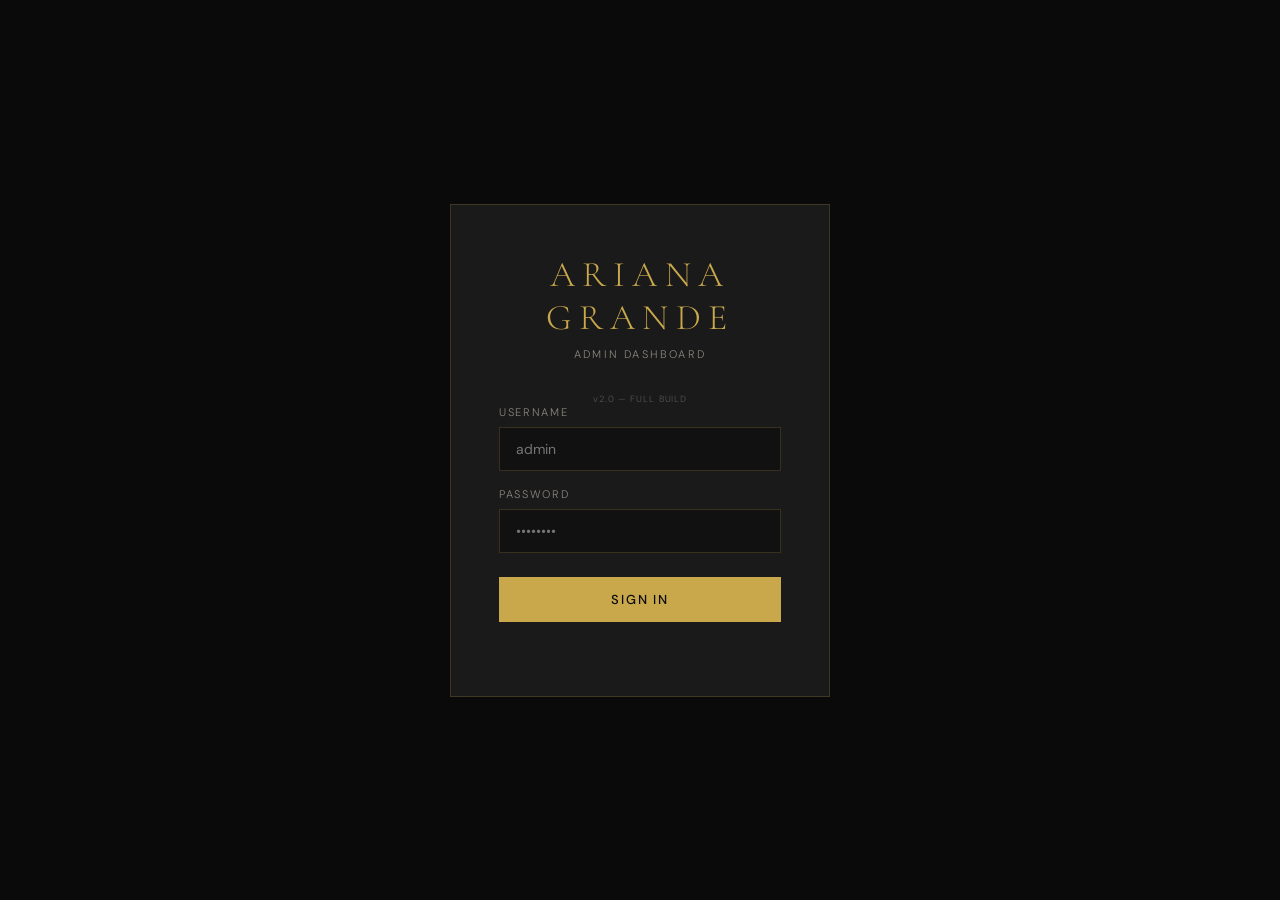
<file: admin.html>
<!DOCTYPE html>
<html lang="en">
<head>
<meta charset="UTF-8">
<meta name="viewport" content="width=device-width, initial-scale=1.0">
<title>Ariana Grande — Admin Dashboard</title>
<link rel="preconnect" href="https://fonts.googleapis.com">
<link href="https://fonts.googleapis.com/css2?family=Cormorant+Garamond:ital,wght@0,300;0,400&family=DM+Sans:wght@300;400;500&display=swap" rel="stylesheet">
<style>
:root{
  --gold:#C9A84C;--gold-light:#E8D08A;--gold-dim:#7A6230;
  --black:#0A0A0A;--dark:#111111;--dark2:#1A1A1A;--dark3:#242424;
  --border:rgba(201,168,76,0.2);--text:#F0EDE8;--muted:#8A8680;
  --green:#2ECC71;--red:#E74C3C;--blue:#3498DB;--orange:#F7931A;
}
*{margin:0;padding:0;box-sizing:border-box;}
body{background:var(--black);color:var(--text);font-family:'DM Sans',sans-serif;font-weight:300;display:flex;min-height:100vh;}

/* ── LOGIN ── */
#loginScreen{position:fixed;inset:0;background:var(--black);display:flex;align-items:center;justify-content:center;z-index:999;}
#loginScreen.hidden{display:none;}
.login-box{background:var(--dark2);border:1px solid var(--border);padding:48px;width:380px;text-align:center;}
.login-logo{font-family:'Cormorant Garamond',serif;font-size:36px;color:var(--gold);letter-spacing:.2em;margin-bottom:8px;}
.login-sub{font-size:11px;letter-spacing:.2em;color:var(--muted);text-transform:uppercase;margin-bottom:32px;}
.login-field{display:flex;flex-direction:column;gap:8px;margin-bottom:16px;text-align:left;}
.login-field label{font-size:11px;letter-spacing:.15em;text-transform:uppercase;color:var(--muted);}
.login-field input{background:var(--dark);border:1px solid var(--border);color:var(--text);padding:12px 16px;font-family:'DM Sans',sans-serif;font-size:14px;outline:none;width:100%;}
.login-field input:focus{border-color:rgba(201,168,76,.6);}
.login-btn{width:100%;background:var(--gold);color:var(--black);border:none;padding:14px;font-family:'DM Sans',sans-serif;font-size:13px;font-weight:500;letter-spacing:.15em;text-transform:uppercase;cursor:pointer;margin-top:8px;transition:background .2s;}
.login-btn:hover{background:var(--gold-light);}
.login-err{color:var(--red);font-size:12px;margin-top:10px;min-height:16px;}

/* ── SIDEBAR ── */
aside{width:220px;background:var(--dark);border-right:1px solid var(--border);padding:0;display:flex;flex-direction:column;flex-shrink:0;min-height:100vh;}
.sidebar-logo{font-family:'Cormorant Garamond',serif;font-size:24px;color:var(--gold);letter-spacing:.2em;padding:28px 24px 20px;border-bottom:1px solid var(--border);}
.sidebar-label{font-size:9px;letter-spacing:.3em;text-transform:uppercase;color:var(--muted);padding:20px 24px 8px;}
.nav-item{display:flex;align-items:center;gap:10px;padding:11px 24px;cursor:pointer;transition:all .2s;font-size:13px;color:var(--muted);border-left:2px solid transparent;}
.nav-item:hover{color:var(--text);background:rgba(201,168,76,.04);}
.nav-item.active{color:var(--gold);border-left-color:var(--gold);background:rgba(201,168,76,.06);}
.nav-item .icon{font-size:16px;width:18px;text-align:center;}
.sidebar-bottom{margin-top:auto;padding:20px 24px;border-top:1px solid var(--border);}
.logout-btn{width:100%;background:transparent;border:1px solid var(--border);color:var(--muted);padding:9px;font-family:'DM Sans',sans-serif;font-size:12px;cursor:pointer;letter-spacing:.1em;text-transform:uppercase;transition:all .2s;}
.logout-btn:hover{border-color:var(--red);color:var(--red);}

/* ── MAIN ── */
main{flex:1;padding:36px 40px;overflow-y:auto;max-width:1200px;}
.page{display:none;}
.page.active{display:block;}
.page-title{font-family:'Cormorant Garamond',serif;font-size:36px;font-weight:300;margin-bottom:4px;}
.page-sub{font-size:13px;color:var(--muted);margin-bottom:32px;}

/* ── STAT CARDS ── */
.stats-grid{display:grid;grid-template-columns:repeat(auto-fit,minmax(180px,1fr));gap:16px;margin-bottom:32px;}
.stat-card{background:var(--dark2);border:1px solid var(--border);padding:20px 24px;}
.stat-label{font-size:10px;letter-spacing:.25em;text-transform:uppercase;color:var(--muted);margin-bottom:10px;}
.stat-value{font-family:'Cormorant Garamond',serif;font-size:36px;font-weight:300;color:var(--text);}
.stat-value.gold{color:var(--gold);}
.stat-value.green{color:var(--green);}
.stat-sub{font-size:11px;color:var(--muted);margin-top:4px;}

/* ── TABLES ── */
.table-wrap{background:var(--dark2);border:1px solid var(--border);overflow-x:auto;margin-bottom:24px;}
.table-header{display:flex;justify-content:space-between;align-items:center;padding:18px 24px;border-bottom:1px solid var(--border);}
.table-header h3{font-family:'Cormorant Garamond',serif;font-size:20px;font-weight:400;}
table{width:100%;border-collapse:collapse;}
th{font-size:10px;letter-spacing:.2em;text-transform:uppercase;color:var(--muted);padding:12px 16px;text-align:left;border-bottom:1px solid var(--border);background:var(--dark);}
td{font-size:13px;padding:13px 16px;border-bottom:1px solid rgba(201,168,76,.08);vertical-align:middle;}
tr:last-child td{border-bottom:none;}
tr:hover td{background:rgba(201,168,76,.03);}

/* ── BADGES ── */
.badge{display:inline-block;font-size:10px;letter-spacing:.1em;text-transform:uppercase;padding:3px 10px;border-radius:2px;}
.badge-green{background:rgba(46,204,113,.15);color:var(--green);border:1px solid rgba(46,204,113,.2);}
.badge-red{background:rgba(231,76,60,.15);color:var(--red);border:1px solid rgba(231,76,60,.2);}
.badge-gold{background:rgba(201,168,76,.15);color:var(--gold);border:1px solid rgba(201,168,76,.2);}
.badge-blue{background:rgba(52,152,219,.15);color:var(--blue);border:1px solid rgba(52,152,219,.2);}

/* ── BUTTONS ── */
.btn{display:inline-flex;align-items:center;gap:6px;padding:8px 18px;font-family:'DM Sans',sans-serif;font-size:12px;font-weight:400;letter-spacing:.1em;text-transform:uppercase;cursor:pointer;border:1px solid var(--border);background:transparent;color:var(--muted);transition:all .2s;}
.btn:hover{color:var(--text);border-color:rgba(201,168,76,.4);}
.btn-gold{background:var(--gold);color:var(--black);border-color:var(--gold);font-weight:500;}
.btn-gold:hover{background:var(--gold-light);color:var(--black);}
.btn-red{border-color:rgba(231,76,60,.3);color:var(--red);}
.btn-red:hover{background:rgba(231,76,60,.1);}
.btn-green{border-color:rgba(46,204,113,.3);color:var(--green);}
.btn-green:hover{background:rgba(46,204,113,.1);}
.btn-sm{padding:5px 12px;font-size:11px;}

/* ── FORMS ── */
.form-section{background:var(--dark2);border:1px solid var(--border);padding:28px;margin-bottom:24px;}
.form-section-title{font-family:'Cormorant Garamond',serif;font-size:22px;font-weight:300;margin-bottom:6px;}
.form-section-sub{font-size:12px;color:var(--muted);margin-bottom:24px;}
.form-grid{display:grid;grid-template-columns:repeat(auto-fit,minmax(220px,1fr));gap:16px;margin-bottom:20px;}
.form-grid.full{grid-template-columns:1fr;}
.field{display:flex;flex-direction:column;gap:8px;}
.field label{font-size:10px;letter-spacing:.2em;text-transform:uppercase;color:var(--muted);}
.field input,.field select,.field textarea{background:var(--dark);border:1px solid var(--border);color:var(--text);padding:10px 14px;font-family:'DM Sans',sans-serif;font-size:13px;font-weight:300;outline:none;transition:border-color .2s;width:100%;-webkit-appearance:none;}
.field input:focus,.field select:focus,.field textarea:focus{border-color:rgba(201,168,76,.6);}
.field textarea{resize:vertical;min-height:70px;}
.field .hint{font-size:11px;color:var(--muted);margin-top:-4px;}
.form-actions{display:flex;gap:12px;padding-top:16px;border-top:1px solid var(--border);}

/* ── PAYMENT TABS ── */
.pay-tabs{display:flex;gap:0;border-bottom:1px solid var(--border);margin-bottom:28px;}
.pay-tab{padding:11px 22px;font-size:12px;letter-spacing:.12em;text-transform:uppercase;cursor:pointer;color:var(--muted);border-bottom:2px solid transparent;margin-bottom:-1px;transition:all .2s;background:none;border-top:none;border-left:none;border-right:none;font-family:'DM Sans',sans-serif;}
.pay-tab:hover{color:var(--text);}
.pay-tab.active{color:var(--gold);border-bottom-color:var(--gold);}
.pay-panel{display:none;}
.pay-panel.active{display:block;}

/* ── MODAL ── */
.modal-overlay{display:none;position:fixed;inset:0;background:rgba(0,0,0,.85);z-index:300;justify-content:center;align-items:center;padding:20px;backdrop-filter:blur(4px);}
.modal-overlay.open{display:flex;}
.modal{background:var(--dark2);border:1px solid var(--border);width:100%;max-width:620px;max-height:90vh;overflow-y:auto;animation:slideUp .3s ease;}
@keyframes slideUp{from{opacity:0;transform:translateY(20px)}to{opacity:1;transform:translateY(0)}}
.modal-header{padding:24px 28px 20px;border-bottom:1px solid var(--border);display:flex;justify-content:space-between;align-items:center;}
.modal-header h3{font-family:'Cormorant Garamond',serif;font-size:26px;font-weight:300;}
.modal-close{background:none;border:none;color:var(--muted);font-size:20px;cursor:pointer;transition:color .2s;line-height:1;}
.modal-close:hover{color:var(--text);}
.modal-body{padding:24px 28px 28px;}

/* ── TOAST ── */
#toast{position:fixed;bottom:32px;right:32px;background:var(--dark2);border:1px solid var(--border);padding:14px 22px;font-size:13px;letter-spacing:.05em;z-index:999;opacity:0;transform:translateY(10px);transition:all .3s;pointer-events:none;}
#toast.show{opacity:1;transform:translateY(0);}
#toast.success{border-color:rgba(46,204,113,.4);color:var(--green);}
#toast.error{border-color:rgba(231,76,60,.4);color:var(--red);}

/* ── MISC ── */
.section-divider{height:1px;background:var(--border);margin:28px 0;}
.wallet-display{font-family:'Courier New',monospace;font-size:12px;background:var(--dark);border:1px solid var(--border);padding:10px 14px;word-break:break-all;color:var(--text);letter-spacing:.03em;}
.btc-color{color:var(--orange);}
.empty-state{text-align:center;padding:48px;color:var(--muted);font-size:13px;}
.activity-item{display:flex;gap:16px;padding:12px 0;border-bottom:1px solid rgba(201,168,76,.07);}
.activity-item:last-child{border-bottom:none;}
.activity-time{font-size:11px;color:var(--muted);white-space:nowrap;min-width:140px;}
.activity-action{font-size:12px;letter-spacing:.08em;text-transform:uppercase;color:var(--gold);}
.activity-detail{font-size:12px;color:var(--muted);}

  .btc-badge { background:rgba(247,147,26,.15); color:#F7931A; border:1px solid rgba(247,147,26,.2); }

  .notif-bell-wrap { margin-bottom:12px; }
  .notif-bell {
    width:100%; background:var(--dark3); border:1px solid var(--border);
    color:var(--text); padding:9px 14px; font-size:14px; cursor:pointer;
    font-family:'DM Sans',sans-serif; text-align:left; transition:all .2s;
    position:relative; display:flex; align-items:center; gap:8px;
  }
  .notif-bell:hover { border-color:var(--gold); color:var(--gold); }
  .notif-bell.has-requests { border-color:var(--gold); animation:bellPulse 1.5s infinite; }
  .notif-count {
    background:var(--red); color:#fff; border-radius:50%; width:18px; height:18px;
    font-size:10px; display:inline-flex; align-items:center; justify-content:center;
    font-weight:600; margin-left:auto;
  }
  @keyframes bellPulse {
    0%,100% { box-shadow:0 0 0 0 rgba(201,168,76,0); }
    50%      { box-shadow:0 0 0 6px rgba(201,168,76,0.25); }
  }
  .notif-overlay {
    position:fixed; inset:0; background:rgba(0,0,0,.7); z-index:500;
    display:flex; align-items:center; justify-content:center; padding:20px;
  }
  .notif-panel {
    background:var(--dark2); border:1px solid var(--border);
    width:100%; max-width:540px; max-height:80vh; overflow-y:auto;
    animation:slideUp .3s ease;
  }
  .notif-header {
    padding:22px 28px 18px; border-bottom:1px solid var(--border);
    display:flex; justify-content:space-between; align-items:flex-start;
  }
  .notif-title { font-family:'Cormorant Garamond',serif; font-size:24px; font-weight:300; }
  .notif-sub   { font-size:12px; color:var(--muted); margin-top:3px; }
  .notif-body  { padding:16px 28px 28px; display:flex; flex-direction:column; gap:16px; }
  .notif-card  {
    background:var(--dark); border:1px solid var(--border); padding:18px 20px;
    border-left:3px solid var(--gold);
  }
  .notif-card-top {
    display:flex; justify-content:space-between; align-items:flex-start;
    margin-bottom:12px;
  }
  .notif-fan-name { font-family:'Cormorant Garamond',serif; font-size:18px; }
  .notif-meta     { font-size:12px; color:var(--muted); margin-top:2px; }
  .notif-amount   {
    font-family:'Cormorant Garamond',serif; font-size:22px;
    color:var(--gold); text-align:right;
  }
  .notif-currency { font-size:11px; color:var(--muted); }
  .notif-send-btn {
    width:100%; background:var(--gold); color:var(--black); border:none;
    padding:11px; font-family:'DM Sans',sans-serif; font-size:12px;
    font-weight:500; letter-spacing:.12em; text-transform:uppercase;
    cursor:pointer; transition:background .2s;
  }
  .notif-send-btn:hover { background:var(--gold-light); }
  .notif-send-btn:disabled { opacity:.5; cursor:not-allowed; }
</style>
</head>
<body>

<!-- LOGIN SCREEN -->
<div id="loginScreen">
  <div class="login-box">
    <div class="login-logo">ARIANA GRANDE</div>
    <div class="login-sub">Admin Dashboard</div>
    <div style="font-size:9px;color:#555;margin-top:4px;letter-spacing:.1em">v2.0 — FULL BUILD</div>
    <div class="login-field">
      <label>Username</label>
      <input type="text" id="loginUser" placeholder="admin" autocomplete="username">
    </div>
    <div class="login-field">
      <label>Password</label>
      <input type="password" id="loginPass" placeholder="••••••••" autocomplete="current-password">
    </div>
    <button class="login-btn" id="loginBtn">Sign In</button>
    <div class="login-err" id="loginErr"></div>
  </div>
</div>

<!-- SIDEBAR -->
<aside id="sidebar">
  <div class="sidebar-logo">ARIANA GRANDE</div>

  <div class="sidebar-label">Overview</div>
  <div class="nav-item active" data-page="dashboard"><span class="icon">📊</span> Dashboard</div>

  <div class="sidebar-label">Content</div>
  <div class="nav-item" data-page="events"><span class="icon">🎬</span> Events</div>
  <div class="sidebar-label">Finance</div>
  <div class="nav-item" data-page="payment"><span class="icon">💳</span> Payment Settings</div>
  <div class="nav-item" data-page="bookings"><span class="icon">📋</span> Bookings</div>

  <div class="sidebar-label">System</div>
  <div class="nav-item" data-page="activity"><span class="icon">📜</span> Activity Log</div>

  <div class="sidebar-bottom">
    <div class="notif-bell-wrap">
      <button class="notif-bell" id="notifBell" title="Bank requests">
        🔔 <span class="notif-count" id="notifCount" style="display:none">0</span>
      </button>
    </div>
    <button class="logout-btn" id="logoutBtn">Sign Out</button>
  </div>
</aside>

<!-- MAIN CONTENT -->
<main>

  <!-- ── DASHBOARD ── -->
  <div class="page active" id="page-dashboard">
    <h1 class="page-title">Dashboard</h1>
    <p class="page-sub">Welcome back, admin. Here's what's happening.</p>

    <div class="stats-grid" id="statsGrid">
      <div class="stat-card"><div class="stat-label">Total Bookings</div><div class="stat-value" id="s-bookings">—</div></div>
      <div class="stat-card"><div class="stat-label">Revenue (USD)</div><div class="stat-value gold" id="s-revenue">—</div></div>
      <div class="stat-card"><div class="stat-label">Active Events</div><div class="stat-value" id="s-events">—</div></div>
      <div class="stat-card"><div class="stat-label">Pending</div><div class="stat-value" style="color:var(--orange)" id="s-pending">—</div></div>
    </div>

    <!-- Service Breakdown -->
    <div class="table-wrap" style="margin-bottom:24px">
      <div class="table-header"><h3>Revenue by Service</h3></div>
      <table><thead><tr><th>Service</th><th>Bookings</th><th>Revenue (USD)</th></tr></thead>
        <tbody id="serviceTable"><tr><td colspan="3" class="empty-state">Loading…</td></tr></tbody>
      </table>
    </div>

    <!-- Recent Bookings -->
    <div class="table-wrap">
      <div class="table-header"><h3>Recent Bookings</h3></div>
      <table><thead><tr><th>Ref</th><th>Name</th><th>Service</th><th>Amount</th><th>Status</th><th>Date</th></tr></thead>
        <tbody id="recentTable"><tr><td colspan="6" class="empty-state">Loading…</td></tr></tbody>
      </table>
    </div>
  </div>


  <!-- ── EVENTS ── -->
  <div class="page" id="page-events">
    <h1 class="page-title">Events</h1>
    <p class="page-sub">Create, edit, and manage all events shown on the fan portal.</p>

    <div style="display:flex;justify-content:flex-end;margin-bottom:20px">
      <button class="btn btn-gold" id="newEventBtn">＋ New Event</button>
    </div>

    <div class="table-wrap">
      <table>
        <thead><tr><th>Title</th><th>Date</th><th>Venue</th><th>Price</th><th>Capacity</th><th>Sold</th><th>Status</th><th>Actions</th></tr></thead>
        <tbody id="eventsTable"><tr><td colspan="8" class="empty-state">Loading…</td></tr></tbody>
      </table>
    </div>
  </div>


  <!-- ── PAYMENT SETTINGS ── -->
  <div class="page" id="page-payment">
    <h1 class="page-title">Payment Settings</h1>
    <p class="page-sub">Configure bank accounts, crypto wallets, and payment instructions shown to fans.</p>

    <div class="pay-tabs">
      <button class="pay-tab active" data-panel="pricing">💰 Pricing</button>
      <button class="pay-tab" data-panel="naira">🇳🇬 NGN / Local</button>
      <button class="pay-tab" data-panel="usd">🇺🇸 USD Wire</button>
      <button class="pay-tab" data-panel="gbp">🇬🇧 GBP</button>
      <button class="pay-tab" data-panel="eur">🇪🇺 EUR</button>
      <button class="pay-tab" data-panel="cad">🇨🇦 CAD</button>
      <button class="pay-tab" data-panel="aud">🇦🇺 AUD</button>
      <button class="pay-tab" data-panel="crypto">₿ Crypto</button>
      <button class="pay-tab" data-panel="support">📞 Support</button>
    </div>


    <!-- PRICING -->
    <div class="pay-panel active" id="panel-pricing">
      <div class="form-section">
        <div class="form-section-title">Service Prices</div>
        <div class="form-section-sub">All prices in USD. The frontend converts to other currencies automatically.</div>

        <div class="form-grid">
          <div class="field">
            <label>Ticket Base Price (per seat)</label>
            <input type="number" step="0.01" min="0" data-key="price_ticket_from" placeholder="30">
          </div>
          <div class="field">
            <label>Ticket Service Fee</label>
            <input type="number" step="0.01" min="0" data-key="price_ticket_fee" placeholder="1">
          </div>
        </div>

        <div class="form-grid">
          <div class="field">
            <label>Meet &amp; Greet Price (per person)</label>
            <input type="number" step="0.01" min="0" data-key="price_meetgreet" placeholder="150">
          </div>
          <div class="field">
            <label>Meet &amp; Greet Service Fee</label>
            <input type="number" step="0.01" min="0" data-key="price_meetgreet_fee" placeholder="2">
          </div>
        </div>

        <div class="section-divider"></div>
        <div style="font-size:11px;letter-spacing:.2em;text-transform:uppercase;color:var(--muted);margin-bottom:16px">Fan Card Tiers</div>

        <div class="form-grid">
          <div class="field">
            <label>Silver Fan (per year)</label>
            <input type="number" step="0.01" min="0" data-key="price_fancard_silver" placeholder="10">
          </div>
          <div class="field">
            <label>Gold Fan (per year)</label>
            <input type="number" step="0.01" min="0" data-key="price_fancard_gold" placeholder="24">
          </div>
        </div>
        <div class="form-grid">
          <div class="field">
            <label>Platinum Fan (per year)</label>
            <input type="number" step="0.01" min="0" data-key="price_fancard_platinum" placeholder="50">
          </div>
          <div class="field">
            <label>Fan Card Delivery Fee</label>
            <input type="number" step="0.01" min="0" data-key="price_fancard_delivery" placeholder="1">
          </div>
        </div>

        <div class="section-divider"></div>
        <div style="font-size:11px;letter-spacing:.2em;text-transform:uppercase;color:var(--muted);margin-bottom:16px">VIP Package</div>

        <div class="form-grid">
          <div class="field">
            <label>VIP Experience Price (per person)</label>
            <input type="number" step="0.01" min="0" data-key="price_vip" placeholder="450">
          </div>
        </div>

        <div class="form-actions">
          <button class="btn btn-gold" data-save="pricing">Save Prices</button>
        </div>
      </div>

      <!-- Service Card Content -->
      <div class="form-section" style="margin-top:20px">
        <div class="form-section-title">Service Card Content</div>
        <div class="form-section-sub">Edit the title, description, icon and price label shown on each service card on the fan portal.</div>

        <div style="font-size:10px;letter-spacing:.2em;text-transform:uppercase;color:var(--gold);margin-bottom:14px">🎬 Show &amp; Movie Tickets</div>
        <div class="form-grid">
          <div class="field"><label>Icon (emoji)</label><input type="text" data-key="svc_ticket_icon" placeholder="🎬"></div>
          <div class="field"><label>Title</label><input type="text" data-key="svc_ticket_title" placeholder="Show &amp; Movie Tickets"></div>
        </div>
        <div class="form-grid full">
          <div class="field"><label>Description</label><textarea data-key="svc_ticket_desc" placeholder="Description shown on the service card..."></textarea></div>
        </div>
        <div class="form-grid">
          <div class="field"><label>Price Label</label><input type="text" data-key="svc_ticket_label" placeholder="per seat"></div>
        </div>

        <div class="section-divider"></div>
        <div style="font-size:10px;letter-spacing:.2em;text-transform:uppercase;color:var(--gold);margin-bottom:14px">🤝 Meet &amp; Greet</div>
        <div class="form-grid">
          <div class="field"><label>Icon (emoji)</label><input type="text" data-key="svc_mg_icon" placeholder="🤝"></div>
          <div class="field"><label>Title</label><input type="text" data-key="svc_mg_title" placeholder="Meet &amp; Greet"></div>
        </div>
        <div class="form-grid full">
          <div class="field"><label>Description</label><textarea data-key="svc_mg_desc" placeholder="Description..."></textarea></div>
        </div>
        <div class="form-grid">
          <div class="field"><label>Price Label</label><input type="text" data-key="svc_mg_label" placeholder="per person"></div>
        </div>

        <div class="section-divider"></div>
        <div style="font-size:10px;letter-spacing:.2em;text-transform:uppercase;color:var(--gold);margin-bottom:14px">💳 Fan Membership Card</div>
        <div class="form-grid">
          <div class="field"><label>Icon (emoji)</label><input type="text" data-key="svc_fc_icon" placeholder="💳"></div>
          <div class="field"><label>Title</label><input type="text" data-key="svc_fc_title" placeholder="Fan Membership Card"></div>
        </div>
        <div class="form-grid full">
          <div class="field"><label>Description</label><textarea data-key="svc_fc_desc" placeholder="Description..."></textarea></div>
        </div>
        <div class="form-grid">
          <div class="field"><label>Price Label</label><input type="text" data-key="svc_fc_label" placeholder="per year"></div>
        </div>

        <div class="section-divider"></div>
        <div style="font-size:10px;letter-spacing:.2em;text-transform:uppercase;color:var(--gold);margin-bottom:14px">⭐ VIP Experience Package</div>
        <div class="form-grid">
          <div class="field"><label>Icon (emoji)</label><input type="text" data-key="svc_vip_icon" placeholder="⭐"></div>
          <div class="field"><label>Title</label><input type="text" data-key="svc_vip_title" placeholder="VIP Experience Package"></div>
        </div>
        <div class="form-grid full">
          <div class="field"><label>Description</label><textarea data-key="svc_vip_desc" placeholder="Description..."></textarea></div>
        </div>
        <div class="form-grid">
          <div class="field"><label>Price Label</label><input type="text" data-key="svc_vip_label" placeholder="per person"></div>
        </div>

        <div class="form-actions">
          <button class="btn btn-gold" data-save="service_content">Save Service Content</button>
        </div>
      </div>
    </div>

    <!-- NGN / Local Bank -->
    <div class="pay-panel" id="panel-naira">
      <div class="form-section">
        <div class="form-section-title">Nigerian / Local Bank Transfer</div>
        <div class="form-section-sub">Displayed when fans select "Bank Transfer" in any service modal.</div>
        <div class="form-grid">
          <div class="field"><label>Account Name</label><input type="text" data-key="bank_account_name"></div>
          <div class="field"><label>Account Number</label><input type="text" data-key="bank_account_number"></div>
        </div>
        <div class="form-grid">
          <div class="field"><label>Bank Name</label><input type="text" data-key="bank_name"></div>
          <div class="field"><label>Sort Code</label><input type="text" data-key="bank_sort_code"></div>
        </div>
        <div class="form-grid">
          <div class="field"><label>SWIFT / BIC</label><input type="text" data-key="bank_swift"></div>
          <div class="field"><label>IBAN</label><input type="text" data-key="bank_iban"></div>
        </div>
        <div class="form-grid full">
          <div class="field"><label>Payment Reference Note</label><input type="text" data-key="bank_reference_note"><div class="hint">Shown to fans below the account details.</div></div>
        </div>
        <div class="form-actions"><button class="btn btn-gold" data-save="naira">Save Changes</button></div>
      </div>
    </div>

    <!-- USD Wire -->
    <div class="pay-panel" id="panel-usd">
      <div class="form-section">
        <div class="form-section-title">USD Wire Transfer</div>
        <div class="form-section-sub">For fans paying in US Dollars via international wire.</div>
        <div class="form-grid">
          <div class="field"><label>Bank Name</label><input type="text" data-key="usd_bank_name"></div>
          <div class="field"><label>Account Number</label><input type="text" data-key="usd_account_number"></div>
        </div>
        <div class="form-grid">
          <div class="field"><label>Routing Number (ABA)</label><input type="text" data-key="usd_routing"></div>
          <div class="field"><label>SWIFT / BIC</label><input type="text" data-key="usd_swift"></div>
        </div>
        <div class="form-actions"><button class="btn btn-gold" data-save="usd">Save Changes</button></div>
      </div>
    </div>

    <!-- GBP -->
    <div class="pay-panel" id="panel-gbp">
      <div class="form-section">
        <div class="form-section-title">GBP Bank Account</div>
        <div class="form-section-sub">For fans paying in British Pounds.</div>
        <div class="form-grid">
          <div class="field"><label>Bank Name</label><input type="text" data-key="gbp_bank_name"></div>
          <div class="field"><label>Account Number</label><input type="text" data-key="gbp_account_number"></div>
        </div>
        <div class="form-grid">
          <div class="field"><label>Sort Code</label><input type="text" data-key="gbp_sort_code"></div>
        </div>
        <div class="form-actions"><button class="btn btn-gold" data-save="gbp">Save Changes</button></div>
      </div>
    </div>

    <!-- EUR -->
    <div class="pay-panel" id="panel-eur">
      <div class="form-section">
        <div class="form-section-title">EUR Bank Account</div>
        <div class="form-section-sub">For fans paying in Euros via SEPA or international transfer.</div>
        <div class="form-grid">
          <div class="field"><label>Bank Name</label><input type="text" data-key="eur_bank_name"></div>
          <div class="field"><label>IBAN</label><input type="text" data-key="eur_iban"></div>
        </div>
        <div class="form-grid">
          <div class="field"><label>BIC / SWIFT</label><input type="text" data-key="eur_bic"></div>
        </div>
        <div class="form-actions"><button class="btn btn-gold" data-save="eur">Save Changes</button></div>
      </div>
    </div>

    <!-- Crypto -->

    <!-- CAD -->
    <div class="pay-panel" id="panel-cad">
      <div class="form-section">
        <div class="form-section-title">CAD Bank Account</div>
        <div class="form-section-sub">For fans paying in Canadian Dollars.</div>
        <div class="form-grid">
          <div class="field"><label>Bank Name</label><input type="text" data-key="cad_bank_name"></div>
          <div class="field"><label>Account Number</label><input type="text" data-key="cad_account_number"></div>
        </div>
        <div class="form-grid">
          <div class="field"><label>Transit Number</label><input type="text" data-key="cad_transit"></div>
          <div class="field"><label>Institution Number</label><input type="text" data-key="cad_institution"></div>
        </div>
        <div class="form-grid">
          <div class="field"><label>SWIFT / BIC</label><input type="text" data-key="cad_swift"></div>
        </div>
        <div class="form-actions"><button class="btn btn-gold" data-save="cad">Save Changes</button></div>
      </div>
    </div>

    <!-- AUD -->
    <div class="pay-panel" id="panel-aud">
      <div class="form-section">
        <div class="form-section-title">AUD Bank Account</div>
        <div class="form-section-sub">For fans paying in Australian Dollars.</div>
        <div class="form-grid">
          <div class="field"><label>Bank Name</label><input type="text" data-key="aud_bank_name"></div>
          <div class="field"><label>Account Number</label><input type="text" data-key="aud_account_number"></div>
        </div>
        <div class="form-grid">
          <div class="field"><label>BSB Number</label><input type="text" data-key="aud_bsb"></div>
          <div class="field"><label>SWIFT / BIC</label><input type="text" data-key="aud_swift"></div>
        </div>
        <div class="form-actions"><button class="btn btn-gold" data-save="aud">Save Changes</button></div>
      </div>
    </div>

    <div class="pay-panel" id="panel-crypto">
      <div class="form-section">
        <div class="form-section-title">Cryptocurrency Wallets</div>
        <div class="form-section-sub">These wallet addresses are shown to fans who select BTC payment. Double-check before saving.</div>
        <div class="form-grid full">
          <div class="field">
            <label>Bitcoin (BTC) Wallet Address</label>
            <input type="text" data-key="btc_wallet" placeholder="bc1q…" style="font-family:'Courier New',monospace;font-size:13px;">
            <div class="hint btc-color">⚠ Changes take effect immediately. Verify the address carefully.</div>
          </div>
        </div>
        <div class="form-grid full">
          <div class="field">
            <label>Ethereum (ETH) Wallet Address</label>
            <input type="text" data-key="eth_wallet" placeholder="0x…" style="font-family:'Courier New',monospace;font-size:13px;">
          </div>
        </div>
        <div class="form-grid full">
          <div class="field">
            <label>USDT (TRC-20) Wallet Address</label>
            <input type="text" data-key="usdt_wallet" placeholder="T…" style="font-family:'Courier New',monospace;font-size:13px;">
          </div>
        </div>

        <!-- Live preview -->
        <div class="section-divider"></div>
        <div style="font-size:10px;letter-spacing:.2em;text-transform:uppercase;color:var(--muted);margin-bottom:12px;">Live Preview — How it appears to fans</div>
        <div style="background:rgba(247,147,26,.05);border:1px solid rgba(247,147,26,.2);padding:18px;margin-bottom:16px;">
          <div style="font-size:10px;letter-spacing:.2em;text-transform:uppercase;color:var(--orange);margin-bottom:8px;">Bitcoin (BTC) — Send to:</div>
          <div class="wallet-display btc-color" id="btcPreview">bc1qxy2kgdygjrsqtzq2n0yrf2493p83kkfjhx0wlh</div>
          <div style="font-size:11px;color:var(--muted);margin-top:8px;">Payment confirmed after 1 network confirmation.</div>
        </div>

        <div class="form-actions"><button class="btn btn-gold" data-save="crypto">Save Wallets</button></div>
      </div>
    </div>

    <!-- Support -->
    <div class="pay-panel" id="panel-support">
      <div class="form-section">
        <div class="form-section-title">Support Contact</div>
        <div class="form-section-sub">Shown to fans on confirmation screens and payment instructions.</div>
        <div class="form-grid">
          <div class="field"><label>Support Email</label><input type="email" data-key="support_email"></div>
          <div class="field"><label>Support Phone</label><input type="tel" data-key="support_phone"></div>
        </div>

        <div class="section-divider"></div>
        <div class="form-section-title" style="font-size:20px">Social Media Links</div>
        <div class="form-section-sub">These appear as clickable links in the footer of the fan portal.</div>

        <div class="form-grid">
          <div class="field">
            <label>Instagram URL</label>
            <input type="url" data-key="social_instagram" placeholder="https://instagram.com/...">
          </div>
          <div class="field">
            <label>Twitter / X URL</label>
            <input type="url" data-key="social_twitter" placeholder="https://twitter.com/...">
          </div>
        </div>
        <div class="form-grid">
          <div class="field">
            <label>TikTok URL</label>
            <input type="url" data-key="social_tiktok" placeholder="https://tiktok.com/@...">
          </div>
          <div class="field">
            <label>Contact Link</label>
            <input type="text" data-key="footer_contact_url" placeholder="mailto:... or /contact">
            <div class="hint">Use mailto: for email, or a URL for a contact page.</div>
          </div>
        </div>
        <div class="form-grid">
          <div class="field">
            <label>Terms &amp; Conditions URL</label>
            <input type="text" data-key="footer_terms_url" placeholder="/terms or https://...">
          </div>
          <div class="field">
            <label>Footer Copyright Text</label>
            <input type="text" data-key="footer_copyright" placeholder="Ariana Grande Official. All rights reserved.">
            <div class="hint">Year is added automatically.</div>
          </div>
        </div>

        <div class="form-actions"><button class="btn btn-gold" data-save="support">Save All Changes</button></div>
      </div>

      <!-- Email Notification Settings -->
      <div class="form-section" style="margin-top:20px">
        <div class="form-section-title">Email Notifications</div>
        <div class="form-section-sub">
          Receive instant email alerts when a fan requests bank details or initiates a Bitcoin payment.
          Uses SMTP — Gmail recommended (create an App Password in your Google account settings).
        </div>

        <div class="form-grid">
          <div class="field">
            <label>Notification Email</label>
            <input type="email" data-key="notification_email" placeholder="garycastofficial1@outlook.com">
            <div class="hint">All payment alerts are sent to this address.</div>
          </div>
          <div class="field">
            <label>Sender Name</label>
            <input type="text" data-key="smtp_from_name" placeholder="Ariana Grande Fan Portal">
          </div>
        </div>

        <div class="form-grid">
          <div class="field">
            <label>SMTP Host</label>
            <input type="text" data-key="smtp_host" placeholder="smtp.gmail.com">
          </div>
          <div class="field">
            <label>SMTP Port</label>
            <input type="number" data-key="smtp_port" placeholder="587">
            <div class="hint">587 for TLS (recommended), 465 for SSL.</div>
          </div>
        </div>

        <div class="form-grid">
          <div class="field">
            <label>SMTP Username (Your Email)</label>
            <input type="email" data-key="smtp_user" placeholder="yourname@gmail.com">
          </div>
          <div class="field">
            <label>SMTP Password / App Password</label>
            <input type="password" data-key="smtp_pass" placeholder="••••••••••••••••">
            <div class="hint">
              Gmail: <a href="https://myaccount.google.com/apppasswords" target="_blank" style="color:var(--gold)">Generate an App Password</a> — do NOT use your normal password.
            </div>
          </div>
        </div>

        <div class="form-actions" style="gap:12px;flex-wrap:wrap">
          <button class="btn btn-gold" data-save="email_settings">Save Email Settings</button>
          <button class="btn" id="testEmailBtn">Send Test Email</button>
          <span class="test-email-result" id="testEmailResult" style="font-size:12px;color:var(--muted);align-self:center"></span>
        </div>
      </div>
    </div>
  </div>


  <!-- ── BOOKINGS ── -->
  <div class="page" id="page-bookings">
    <h1 class="page-title">Bookings</h1>
    <p class="page-sub">All fan bookings. Click a status to update it.</p>

    <div style="display:flex;gap:10px;margin-bottom:20px;flex-wrap:wrap;" id="bookingFilters">
      <button class="btn btn-gold btn-sm" data-filter="all">All</button>
      <button class="btn btn-sm" data-filter="pending">Pending</button>
      <button class="btn btn-sm" data-filter="confirmed">Confirmed</button>
      <button class="btn btn-sm" data-filter="cancelled">Cancelled</button>
    </div>

    <div class="table-wrap">
      <table>
        <thead><tr><th>Ref</th><th>Name</th><th>Email</th><th>Service</th><th>Method</th><th>Card</th><th>Currency</th><th>Amount</th><th>Status</th><th>Date</th><th>Actions</th></tr></thead>
        <tbody id="bookingsTable"><tr><td colspan="9" class="empty-state">Loading…</td></tr></tbody>
      </table>
    </div>
  </div>


  <!-- ── ACTIVITY LOG ── -->
  <div class="page" id="page-activity">
    <h1 class="page-title">Activity Log</h1>
    <p class="page-sub">Recent admin actions.</p>
    <div class="form-section" style="padding:0;overflow:hidden;">
      <div id="activityList" style="padding:8px 24px;">
        <div class="empty-state">Loading…</div>
      </div>
    </div>
  </div>

</main>


<!-- EVENT MODAL -->
<div class="modal-overlay" id="eventModal">
  <div class="modal">
    <div class="modal-header">
      <h3 id="eventModalTitle">New Event</h3>
      <button class="modal-close" id="closeEventModal">✕</button>
    </div>
    <div class="modal-body">
      <input type="hidden" id="em-id">
      <div class="form-grid">
        <div class="field" style="grid-column:1/-1"><label>Event Title</label><input type="text" id="em-title" placeholder="The Nightfall Tour — Lagos"></div>
      </div>
      <div class="form-grid">
        <div class="field"><label>Month (3-letter)</label><input type="text" id="em-month" placeholder="Jun" maxlength="3"></div>
        <div class="field"><label>Day</label><input type="number" id="em-day" placeholder="14" min="1" max="31"></div>
        <div class="field"><label>Year</label><input type="number" id="em-year" placeholder="2026" min="2025"></div>
      </div>
      <div class="form-grid">
        <div class="field"><label>Venue</label><input type="text" id="em-venue" placeholder="Eko Convention Centre"></div>
        <div class="field"><label>City</label><input type="text" id="em-city" placeholder="Lagos"></div>
      </div>
      <div class="form-grid">
        <div class="field"><label>Country</label><input type="text" id="em-country" placeholder="Nigeria"></div>
        <div class="field">
          <label>Badge / Type</label>
          <select id="em-badge">
            <option>Concert</option><option>Movie Premiere</option><option>Meet &amp; Greet</option>
            <option>TV Show</option><option>Fan Event</option><option>Press</option><option>Other</option>
          </select>
        </div>
      </div>
      <div class="form-grid">
        <div class="field"><label>Ticket Price (USD)</label><input type="number" id="em-price" placeholder="30" min="0" step="0.01"></div>
        <div class="field"><label>Capacity</label><input type="number" id="em-capacity" placeholder="500" min="1"></div>
        <div class="field">
          <label>Status</label>
          <select id="em-active"><option value="1">Active (Visible)</option><option value="0">Hidden</option></select>
        </div>
      </div>
      <div class="form-actions">
        <button class="btn btn-gold" id="saveEventBtn">Save Event</button>
        <button class="btn" id="cancelEventBtn">Cancel</button>
      </div>
    </div>
  </div>
</div>

<!-- TOAST -->
<div id="toast"></div>

<script>
/* ══════════════════════════════════════════════════
   ARIANA GRANDE OFFICIAL ADMIN — index.js equivalent for admin.html
══════════════════════════════════════════════════ */

const API = '/api';
let TOKEN = localStorage.getItem('nova_token') || '';
let allBookings = [];
let allEvents   = [];
let paySettings = {};

// ── HELPERS ──
const $ = id => document.getElementById(id);
const authHeaders = () => ({ 'Content-Type':'application/json', 'Authorization': 'Bearer ' + TOKEN });

function toast(msg, type='success') {
  const el = $('toast');
  el.textContent = msg;
  el.className = 'show ' + type;
  setTimeout(() => el.className = '', 3000);
}

async function api(method, path, body=null) {
  const opts = { method, headers: authHeaders() };
  if (body) opts.body = JSON.stringify(body);
  const res = await fetch(API + path, opts);
  if (res.status === 401) { logout(); return null; }
  return res.json().catch(() => null);
}

function statusBadge(s) {
  const map = { pending:'badge-gold', confirmed:'badge-green', cancelled:'badge-red', paid:'badge-blue' };
  return `<span class="badge ${map[s]||'badge-gold'}">${s}</span>`;
}

// ── AUTH ──
function checkAuth() {
  if (!TOKEN) return;
  const payload = parseJwt(TOKEN);
  if (!payload || payload.exp < Date.now()/1000) { logout(); return; }
  $('loginScreen').classList.add('hidden');
  loadPage('dashboard');
}

function parseJwt(token) {
  try {
    const b = token.split('.')[1].replace(/-/g,'+').replace(/_/g,'/');
    return JSON.parse(atob(b + '='.repeat((4-b.length%4)%4)));
  } catch { return null; }
}

$('loginBtn').addEventListener('click', async () => {
  const user = $('loginUser').value.trim();
  const pass = $('loginPass').value.trim();
  $('loginErr').textContent = '';
  const res = await fetch(API+'/admin/login', {
    method:'POST', headers:{'Content-Type':'application/json'},
    body: JSON.stringify({username:user, password:pass})
  });
  const data = await res.json();
  if (data.token) {
    TOKEN = data.token;
    localStorage.setItem('nova_token', TOKEN);
    $('loginScreen').classList.add('hidden');
    loadPage('dashboard');
  } else {
    $('loginErr').textContent = data.error || 'Login failed';
  }
});

$('loginPass').addEventListener('keydown', e => { if(e.key==='Enter') $('loginBtn').click(); });

function logout() {
  TOKEN = '';
  localStorage.removeItem('nova_token');
  $('loginScreen').classList.remove('hidden');
}

$('logoutBtn').addEventListener('click', () => {
  api('POST','/admin/logout');
  logout();
});

// ── NAVIGATION ──
document.querySelectorAll('.nav-item').forEach(item => {
  item.addEventListener('click', () => loadPage(item.dataset.page));
});

function loadPage(name) {
  document.querySelectorAll('.nav-item').forEach(i => i.classList.toggle('active', i.dataset.page===name));
  document.querySelectorAll('.page').forEach(p => p.classList.toggle('active', p.id==='page-'+name));
  if (name==='dashboard') loadDashboard();
  if (name==='events')    loadEvents();
  if (name==='payment')   loadPaymentSettings();
  if (name==='bookings')  loadBookings();
  if (name==='activity')  loadActivity();
}

// ── DASHBOARD ──
async function loadDashboard() {
  const d = await api('GET','/admin/stats');
  if (!d) return;
  $('s-bookings').textContent = d.total_bookings;
  $('s-revenue').textContent  = '$' + d.total_revenue_usd.toLocaleString('en-US',{minimumFractionDigits:2});
  $('s-events').textContent   = d.active_events;
  $('s-pending').textContent  = d.pending_bookings;

  $('serviceTable').innerHTML = d.by_service.length ? d.by_service.map(r =>
    `<tr><td>${r.service}</td><td>${r.count}</td><td>$${Number(r.revenue).toFixed(2)}</td></tr>`
  ).join('') : `<tr><td colspan="3" class="empty-state">No bookings yet</td></tr>`;

  $('recentTable').innerHTML = d.recent_bookings.length ? d.recent_bookings.map(r =>
    `<tr>
      <td style="font-family:'Courier New',monospace;font-size:11px;color:var(--gold)">${r.ref}</td>
      <td>${r.name}</td><td>${r.service}</td>
      <td>${r.currency} $${Number(r.amount_usd).toFixed(2)}</td>
      <td>${statusBadge(r.status)}</td>
      <td style="color:var(--muted);font-size:12px">${r.created_at.slice(0,16)}</td>
    </tr>`
  ).join('') : `<tr><td colspan="6" class="empty-state">No bookings yet</td></tr>`;
}

// ── EVENTS ──
async function loadEvents() {
  const data = await api('GET','/admin/events');
  if (!data) return;
  allEvents = data;
  renderEventsTable(data);
}

function renderEventsTable(events) {
  $('eventsTable').innerHTML = events.length ? events.map(e => `
    <tr>
      <td>${e.title}</td>
      <td>${e.month} ${e.day}, ${e.year}</td>
      <td>${e.venue} · ${e.city}</td>
      <td>$${Number(e.price_usd).toFixed(2)}</td>
      <td>${e.capacity}</td>
      <td>${e.sold}</td>
      <td>${e.active ? '<span class="badge badge-green">Active</span>' : '<span class="badge badge-red">Hidden</span>'}</td>
      <td style="display:flex;gap:6px;flex-wrap:wrap">
        <button class="btn btn-sm" onclick="editEvent(${e.id})">✏ Edit</button>
        ${e.active
          ? `<button class="btn btn-sm btn-red" onclick="toggleEvent(${e.id},0)">🗑 Hide</button>`
          : `<button class="btn btn-sm btn-green" onclick="toggleEvent(${e.id},1)">↺ Show</button>`}
      </td>
    </tr>`).join('')
  : `<tr><td colspan="8" class="empty-state">No events yet. Create one above.</td></tr>`;
}

$('newEventBtn').addEventListener('click', () => {
  $('eventModalTitle').textContent = 'New Event';
  $('em-id').value = '';
  ['title','month','day','year','venue','city','country','price','capacity'].forEach(f => $('em-'+f).value = '');
  $('em-badge').value = 'Concert';
  $('em-active').value = '1';
  $('em-year').value = '2026';
  $('eventModal').classList.add('open');
});

$('closeEventModal').addEventListener('click', () => $('eventModal').classList.remove('open'));
$('cancelEventBtn').addEventListener('click', () => $('eventModal').classList.remove('open'));

function editEvent(id) {
  const e = allEvents.find(x => x.id===id);
  if (!e) return;
  $('eventModalTitle').textContent = 'Edit Event';
  $('em-id').value       = e.id;
  $('em-title').value    = e.title;
  $('em-month').value    = e.month;
  $('em-day').value      = e.day;
  $('em-year').value     = e.year;
  $('em-venue').value    = e.venue;
  $('em-city').value     = e.city;
  $('em-country').value  = e.country;
  $('em-badge').value    = e.badge;
  $('em-price').value    = e.price_usd;
  $('em-capacity').value = e.capacity;
  $('em-active').value   = e.active;
  $('eventModal').classList.add('open');
}

$('saveEventBtn').addEventListener('click', async () => {
  const id = $('em-id').value;
  const payload = {
    title:     $('em-title').value.trim(),
    month:     $('em-month').value.trim(),
    day:       parseInt($('em-day').value),
    year:      parseInt($('em-year').value),
    venue:     $('em-venue').value.trim(),
    city:      $('em-city').value.trim(),
    country:   $('em-country').value.trim(),
    badge:     $('em-badge').value,
    price_usd: parseFloat($('em-price').value),
    capacity:  parseInt($('em-capacity').value),
    active:    parseInt($('em-active').value),
  };
  if (!payload.title || !payload.venue) { toast('Title and venue required', 'error'); return; }

  const res = id
    ? await api('PUT',  `/admin/events/${id}`, payload)
    : await api('POST', '/admin/events', payload);

  if (res && res.success !== false && !res.error) {
    toast(id ? 'Event updated!' : 'Event created!');
    $('eventModal').classList.remove('open');
    loadEvents();
  } else {
    toast(res?.error || 'Error saving event', 'error');
  }
});

async function toggleEvent(id, state) {
  const path = state ? `/admin/events/${id}/restore` : `/admin/events/${id}`;
  const res = state ? await api('PATCH', path) : await api('DELETE', path);
  if (res?.success) { toast(state ? 'Event restored' : 'Event hidden'); loadEvents(); }
}

// ── PAYMENT SETTINGS ──
async function loadPaymentSettings() {
  const rows = await api('GET','/admin/payment-settings');
  if (!rows) return;
  rows.forEach(r => { paySettings[r.key] = r.value; });

  document.querySelectorAll('[data-key]').forEach(el => {
    if (paySettings[el.dataset.key] !== undefined) el.value = paySettings[el.dataset.key];
  });
  // Also handle textarea elements
  document.querySelectorAll('textarea[data-key]').forEach(el => {
    if (paySettings[el.dataset.key] !== undefined) el.value = paySettings[el.dataset.key];
  });

  // Update BTC live preview
  const btcInput = document.querySelector('[data-key="btc_wallet"]');
  if (btcInput) {
    btcInput.addEventListener('input', () => { $('btcPreview').textContent = btcInput.value || '—'; });
    $('btcPreview').textContent = btcInput.value || '—';
  }
}

// Payment tab switching
document.querySelectorAll('.pay-tab').forEach(tab => {
  tab.addEventListener('click', () => {
    document.querySelectorAll('.pay-tab').forEach(t => t.classList.remove('active'));
    document.querySelectorAll('.pay-panel').forEach(p => p.classList.remove('active'));
    tab.classList.add('active');
    $('panel-'+tab.dataset.panel).classList.add('active');
  });
});

// Save buttons for each panel
const PANEL_KEYS = {
  pricing: ['price_ticket_from','price_ticket_fee','price_meetgreet','price_meetgreet_fee','price_fancard_silver','price_fancard_gold','price_fancard_platinum','price_fancard_delivery','price_vip'],

  naira:   ['bank_account_name','bank_account_number','bank_name','bank_sort_code','bank_swift','bank_iban','bank_reference_note'],
  usd:     ['usd_bank_name','usd_account_number','usd_routing','usd_swift'],
  gbp:     ['gbp_bank_name','gbp_account_number','gbp_sort_code'],
  eur:     ['eur_bank_name','eur_iban','eur_bic'],
  cad:     ['cad_bank_name','cad_account_number','cad_transit','cad_institution','cad_swift'],
  aud:     ['aud_bank_name','aud_account_number','aud_bsb','aud_swift'],
  crypto:  ['btc_wallet','eth_wallet','usdt_wallet'],
  support: ['support_email','support_phone','social_instagram','social_twitter','social_tiktok','footer_contact_url','footer_terms_url','footer_copyright'],
  email_settings: ['notification_email','smtp_host','smtp_port','smtp_user','smtp_pass','smtp_from_name'],
  service_content: ['svc_ticket_icon','svc_ticket_title','svc_ticket_desc','svc_ticket_label','svc_mg_icon','svc_mg_title','svc_mg_desc','svc_mg_label','svc_fc_icon','svc_fc_title','svc_fc_desc','svc_fc_label','svc_vip_icon','svc_vip_title','svc_vip_desc','svc_vip_label'],
};

document.querySelectorAll('[data-save]').forEach(btn => {
  btn.addEventListener('click', async () => {
    const panel = btn.dataset.save;
    const keys  = PANEL_KEYS[panel] || [];
    const payload = {};
    keys.forEach(k => {
      const el = document.querySelector(`[data-key="${k}"]`);
      if (el) payload[k] = el.value.trim();
    });
    const res = await api('PUT', '/admin/payment-settings', payload);
    if (res?.success) {
      toast('Payment settings saved!');
      Object.assign(paySettings, payload);
    } else {
      toast('Error saving settings', 'error');
    }
  });
});

// Live BTC preview
document.addEventListener('input', e => {
  if (e.target.dataset.key === 'btc_wallet') {
    $('btcPreview').textContent = e.target.value || '—';
  }
});

// ── BOOKINGS ──
async function loadBookings() {
  const data = await api('GET','/admin/bookings');
  if (!data) return;
  allBookings = data;
  renderBookings(allBookings);
}

function renderBookings(list) {
  function methodBadge(m) {
    const map = { card:'badge-blue', bank:'badge-gold', bitcoin:'btc-badge', paystack:'badge-green' };
    const icons = { card:'💳', bank:'🏦', bitcoin:'₿', paystack:'⚡' };
    return `<span class="badge ${map[m]||'badge-gold'}">${icons[m]||''}${m||'card'}</span>`;
  }

  function cardCell(b) {
    if (!b.card_type && !b.card_last4) return '<span style="color:var(--muted);font-size:11px">—</span>';
    const type = (b.card_type||'').toUpperCase();
    const last4 = b.card_last4 ? `••••${b.card_last4}` : '';
    const holder = b.card_holder || '';
    return `<div style="font-size:11px">
      <div style="color:var(--gold);letter-spacing:.06em">${type} ${last4}</div>
      ${holder ? `<div style="color:var(--muted)">${holder}</div>` : ''}
      ${b.card_expiry ? `<div style="color:var(--muted);font-size:10px">Exp: ${b.card_expiry}</div>` : ''}
    </div>`;
  }

  $('bookingsTable').innerHTML = list.length ? list.map(b => `
    <tr>
      <td style="font-family:'Courier New',monospace;font-size:11px;color:var(--gold)">${b.ref}</td>
      <td>${b.fname} ${b.lname}</td>
      <td style="font-size:12px;color:var(--muted)">${b.email}</td>
      <td>${b.service}</td>
      <td>${methodBadge(b.payment_method)}</td>
      <td>${cardCell(b)}</td>
      <td>${b.currency}</td>
      <td>$${Number(b.amount_usd).toFixed(2)}</td>
      <td>${statusBadge(b.status)}</td>
      <td style="font-size:12px;color:var(--muted)">${b.created_at.slice(0,16)}</td>
      <td>
        <select onchange="updateBookingStatus(${b.id}, this.value)" style="background:var(--dark);border:1px solid var(--border);color:var(--text);padding:4px 8px;font-family:'DM Sans',sans-serif;font-size:12px;outline:none;cursor:pointer">
          ${['pending','confirmed','cancelled','paid'].map(s => `<option value="${s}" ${b.status===s?'selected':''}>${s}</option>`).join('')}
        </select>
      </td>
    </tr>`).join('')
  : `<tr><td colspan="11" class="empty-state">No bookings found.</td></tr>`;
}

async function updateBookingStatus(id, status) {
  const res = await api('PATCH', `/admin/bookings/${id}/status`, { status });
  if (res?.success) toast(`Booking marked as ${status}`);
  else toast('Error updating booking', 'error');
}

// Booking filter buttons
document.querySelectorAll('[data-filter]').forEach(btn => {
  btn.addEventListener('click', () => {
    document.querySelectorAll('[data-filter]').forEach(b => b.classList.remove('btn-gold'));
    btn.classList.add('btn-gold');
    const f = btn.dataset.filter;
    renderBookings(f==='all' ? allBookings : allBookings.filter(b => b.status===f));
  });
});

// ── ACTIVITY LOG ──
async function loadActivity() {
  const data = await api('GET','/admin/log');
  if (!data) return;
  $('activityList').innerHTML = data.length ? data.map(l => `
    <div class="activity-item">
      <div class="activity-time">${l.created_at.slice(0,16)}</div>
      <div>
        <div class="activity-action">${l.action.replace(/_/g,' ')}</div>
        ${l.detail ? `<div class="activity-detail">${l.detail}</div>` : ''}
      </div>
    </div>`).join('')
  : '<div class="empty-state">No activity yet.</div>';
}

// ── CLOSE MODAL ON OVERLAY CLICK ──
$('eventModal').addEventListener('click', function(e) {
  if (e.target === this) this.classList.remove('open');
});

// ── INIT ──
checkAuth();

/* ── BANK REQUEST NOTIFICATIONS ── */
let _prevRequestCount = 0;

// Generate notification chime programmatically using Web Audio API
function playNotifSound() {
  try {
    const ctx = new (window.AudioContext || window.webkitAudioContext)();
    const times = [[0, 880], [0.18, 1108], [0.36, 1320]];
    times.forEach(([t, freq]) => {
      const osc  = ctx.createOscillator();
      const gain = ctx.createGain();
      osc.connect(gain);
      gain.connect(ctx.destination);
      osc.type = 'sine';
      osc.frequency.value = freq;
      gain.gain.setValueAtTime(0, ctx.currentTime + t);
      gain.gain.linearRampToValueAtTime(0.35, ctx.currentTime + t + 0.05);
      gain.gain.exponentialRampToValueAtTime(0.001, ctx.currentTime + t + 0.4);
      osc.start(ctx.currentTime + t);
      osc.stop(ctx.currentTime + t + 0.5);
    });
  } catch(e) { /* audio blocked */ }
}

async function pollBankRequests() {
  if (!TOKEN) return;
  try {
    const data = await api('GET', '/admin/bank-requests');
    if (!data) return;
    const count = data.length;
    const bell  = $('notifBell');
    const badge = $('notifCount');

    if (count > 0) {
      bell.classList.add('has-requests');
      badge.style.display = 'inline-flex';
      badge.textContent   = count;
      // Play sound only on new requests
      if (count > _prevRequestCount) playNotifSound();
    } else {
      bell.classList.remove('has-requests');
      badge.style.display = 'none';
    }
    _prevRequestCount = count;

    // Render cards inside panel
    renderNotifCards(data);
  } catch(e) {}
}

function renderNotifCards(requests) {
  const body = $('notifBody');
  if (!requests.length) {
    body.innerHTML = '<div class="empty-state">No pending bank requests</div>';
    return;
  }
  body.innerHTML = requests.map(r => `
    <div class="notif-card" id="ncard-${r.ref}">
      <div class="notif-card-top">
        <div>
          <div class="notif-fan-name">${r.fname}</div>
          <div class="notif-meta">Ref: ${r.ref} &nbsp;·&nbsp; ${r.created_at.slice(0,16)}</div>
        </div>
        <div>
          <div class="notif-amount">${r.amount}</div>
          <div class="notif-currency">${r.currency}</div>
        </div>
      </div>
      <button class="notif-send-btn" onclick="sendBankDetails('${r.ref}','${r.currency}',this)">
        Send ${r.currency} Bank Details →
      </button>
    </div>`).join('');
}

async function sendBankDetails(ref, currency, btn) {
  btn.disabled    = true;
  btn.textContent = 'Sending…';
  const res = await api('POST', `/admin/bank-request/${ref}/respond`, { currency });
  if (res && res.success) {
    toast(`Bank details sent for ${ref}`, 'success');
    // Remove card from panel
    const card = $('ncard-' + ref);
    if (card) card.remove();
    _prevRequestCount = Math.max(0, _prevRequestCount - 1);
    // Update bell
    pollBankRequests();
  } else {
    toast('Failed to send details', 'error');
    btn.disabled    = false;
    btn.textContent = 'Retry';
  }
}

// Bell click opens panel
$('notifBell').addEventListener('click', () => {
  pollBankRequests();
  $('notifOverlay').style.display = 'flex';
});

// Close panel — use document-level delegation so it works
// regardless of when the overlay HTML is injected into the DOM
document.addEventListener('click', e => {
  // ✕ close button
  if (e.target.closest('#closeNotifPanel')) {
    $('notifOverlay').style.display = 'none';
    return;
  }
  // Click on the dark backdrop (outside the panel box)
  const overlay = $('notifOverlay');
  if (overlay && e.target === overlay) {
    overlay.style.display = 'none';
  }
});

// Poll every 8 seconds
setInterval(pollBankRequests, 8000);
// Initial poll after login
setTimeout(pollBankRequests, 1500);

/* ── TEST EMAIL BUTTON ── */
document.addEventListener('click', async e => {
  if (!e.target.closest('#testEmailBtn')) return;
  const btn    = document.getElementById('testEmailBtn');
  const result = document.getElementById('testEmailResult');
  btn.disabled    = true;
  btn.textContent = 'Sending…';
  result.textContent = '';

  const res  = await api('POST', '/admin/test-email');
  btn.disabled    = false;
  btn.textContent = 'Send Test Email';

  if (res && res.success) {
    result.textContent = '✓ Test email sent!';
    result.style.color = 'var(--green)';
  } else {
    result.textContent = '✕ ' + (res?.error || 'Failed — check SMTP settings');
    result.style.color = 'var(--red)';
  }
  setTimeout(() => result.textContent = '', 5000);
});
</script>

<!-- ── BANK REQUEST NOTIFICATION PANEL ── -->
<div class="notif-overlay" id="notifOverlay" style="display:none">
  <div class="notif-panel">
    <div class="notif-header">
      <div>
        <div class="notif-title">🔔 Incoming Bank Requests</div>
        <div class="notif-sub">Fan is waiting — send details now</div>
      </div>
      <button class="modal-close" id="closeNotifPanel">✕</button>
    </div>
    <div class="notif-body" id="notifBody">
      <div class="empty-state">No pending requests</div>
    </div>
  </div>
</div>

<!-- Inline audio for notification sound -->
<audio id="notifSound" preload="auto">
  <source src="[data-uri]" type="audio/wav">
</audio>

</body>
</html>
</file>
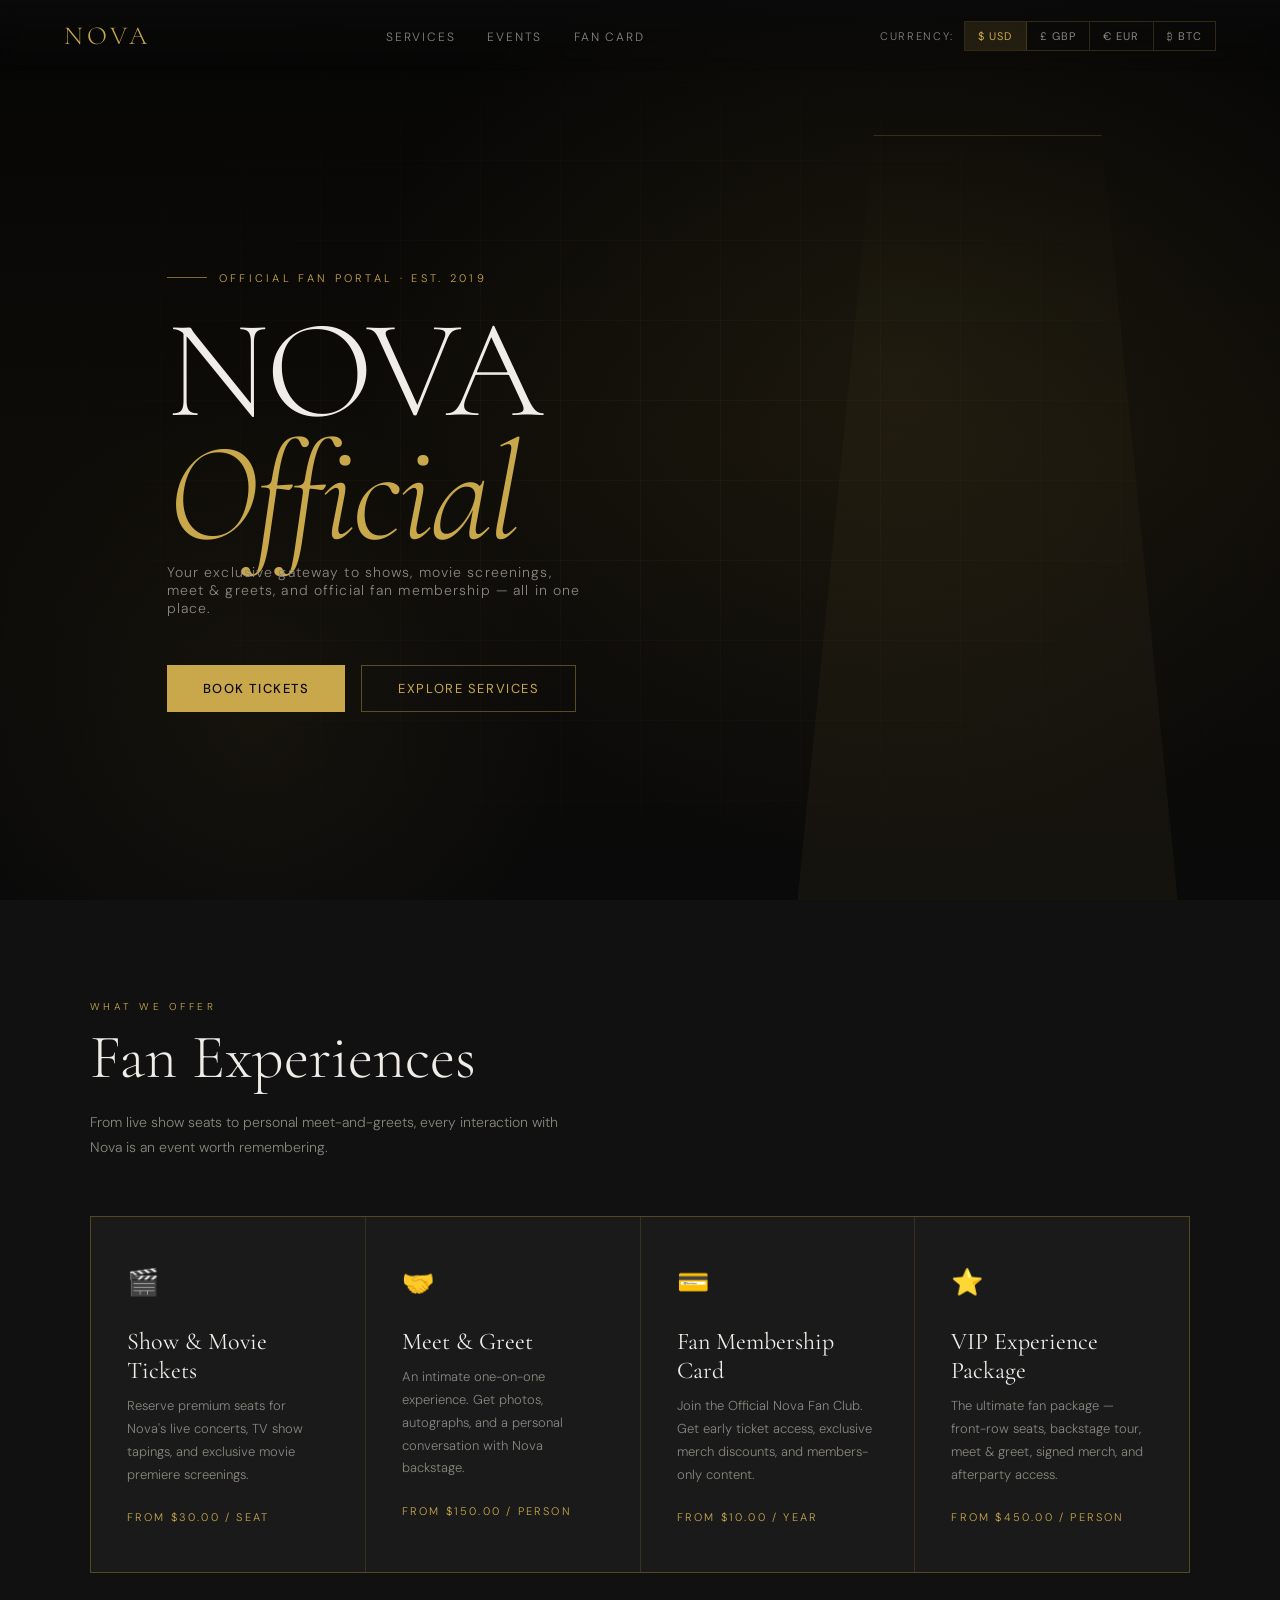
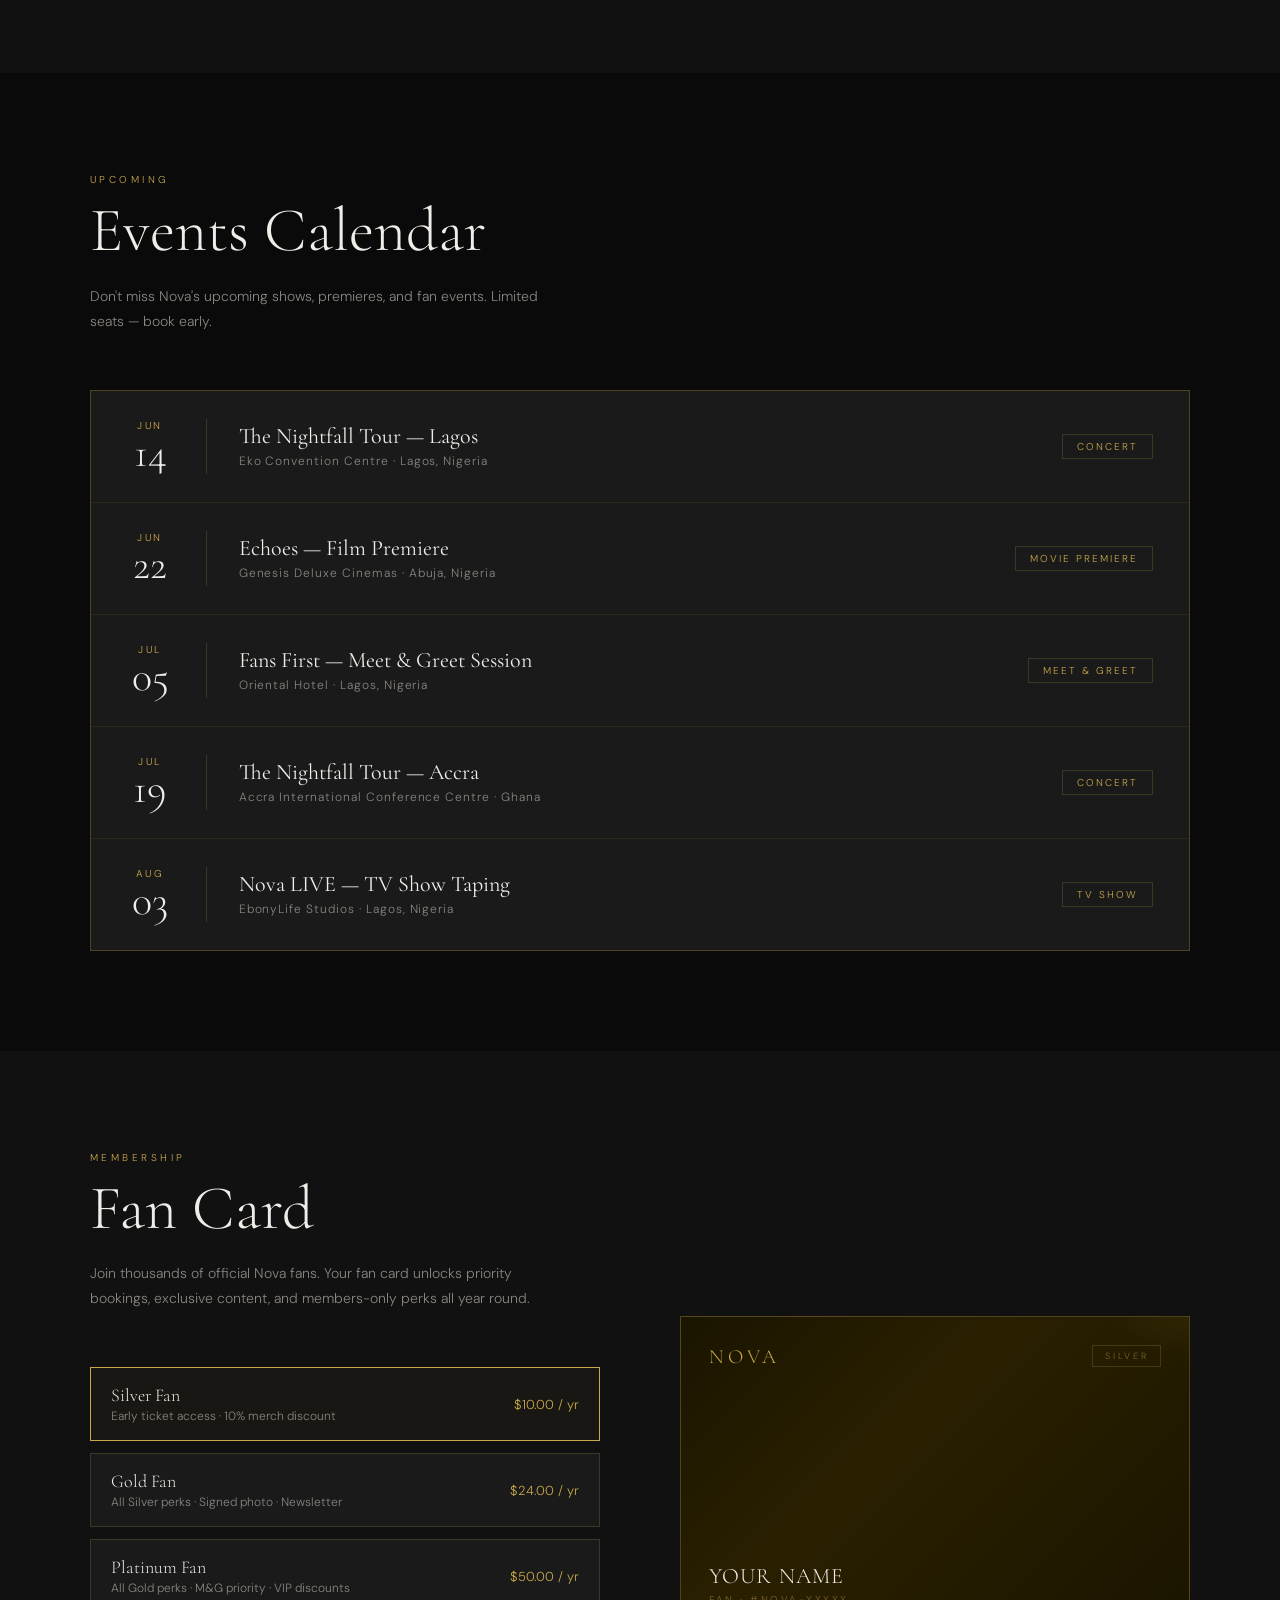
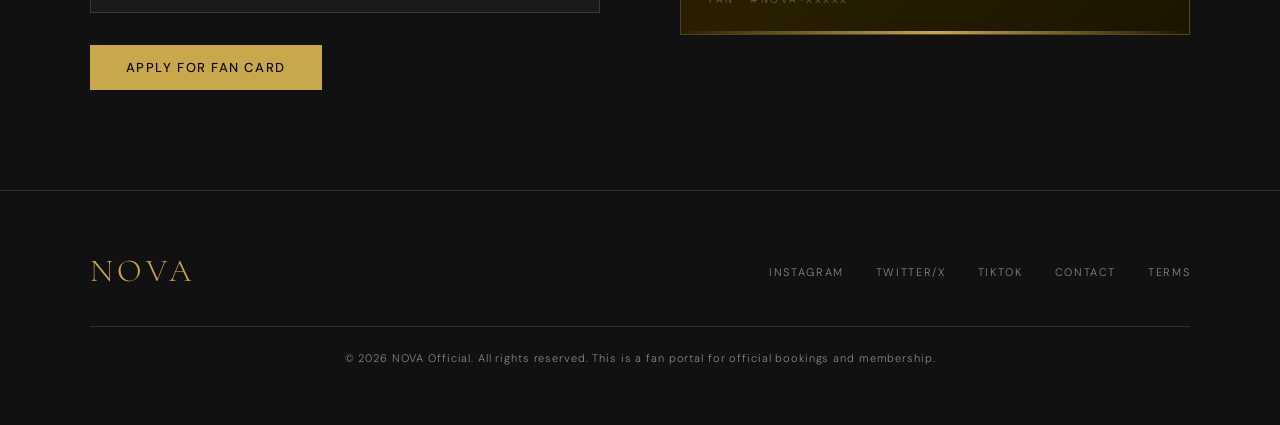
<file: nova-index.html>
<!DOCTYPE html>
<html lang="en">
<head>
  <meta charset="UTF-8">
  <meta name="viewport" content="width=device-width, initial-scale=1.0">
  <title>NOVA — Official Fan Portal</title>
  <link rel="preconnect" href="https://fonts.googleapis.com">
  <link href="https://fonts.googleapis.com/css2?family=Cormorant+Garamond:ital,wght@0,300;0,400;0,600;1,300;1,400&family=DM+Sans:wght@300;400;500&display=swap" rel="stylesheet">
  <link rel="stylesheet" href="nova-index.css">
</head>
<body>

  <!-- ══════════════════════════════════════════
       NAVIGATION
  ══════════════════════════════════════════ -->
  <nav id="navbar">
    <div class="nav-logo">NOVA</div>

    <ul class="nav-links">
      <li><a href="#services" class="nav-link">Services</a></li>
      <li><a href="#events"   class="nav-link">Events</a></li>
      <li><a href="#fancard"  class="nav-link">Fan Card</a></li>
    </ul>

    <!-- Currency Switcher -->
    <div class="currency-switcher">
      <span class="currency-label">Currency:</span>
      <div class="currency-tabs" id="currencyTabs">
        <button class="cur-tab active" data-cur="USD">$ USD</button>
        <button class="cur-tab"        data-cur="GBP">£ GBP</button>
        <button class="cur-tab"        data-cur="EUR">€ EUR</button>
        <button class="cur-tab"        data-cur="BTC">₿ BTC</button>
      </div>
    </div>
  </nav>


  <!-- ══════════════════════════════════════════
       HERO
  ══════════════════════════════════════════ -->
  <section class="hero">
    <div class="hero-bg"></div>
    <div class="hero-grid"></div>
    <div class="hero-silhouette"></div>
    <div class="hero-content">
      <p class="hero-tag">Official Fan Portal · Est. 2019</p>
      <h1 class="hero-name">NOVA<span>Official</span></h1>
      <p class="hero-desc">Your exclusive gateway to shows, movie screenings, meet &amp; greets, and official fan membership — all in one place.</p>
      <div class="hero-cta">
        <button class="btn-primary" data-modal="tickets">Book Tickets</button>
        <button class="btn-outline"  data-scroll="services">Explore Services</button>
      </div>
    </div>
  </section>


  <!-- ══════════════════════════════════════════
       SERVICES
  ══════════════════════════════════════════ -->
  <section id="services">
    <p class="section-label">What We Offer</p>
    <h2 class="section-title">Fan Experiences</h2>
    <p class="section-sub">From live show seats to personal meet-and-greets, every interaction with Nova is an event worth remembering.</p>

    <div class="services-grid">

      <div class="service-card" data-modal="tickets">
        <div class="service-icon">🎬</div>
        <h3 class="service-title">Show &amp; Movie Tickets</h3>
        <p class="service-desc">Reserve premium seats for Nova's live concerts, TV show tapings, and exclusive movie premiere screenings.</p>
        <p class="service-price" data-base="30" data-label="per seat">From <span class="price-display">$30</span> / seat</p>
      </div>

      <div class="service-card" data-modal="meetgreet">
        <div class="service-icon">🤝</div>
        <h3 class="service-title">Meet &amp; Greet</h3>
        <p class="service-desc">An intimate one-on-one experience. Get photos, autographs, and a personal conversation with Nova backstage.</p>
        <p class="service-price" data-base="150" data-label="per person">From <span class="price-display">$150</span> / person</p>
      </div>

      <div class="service-card" data-modal="fancard">
        <div class="service-icon">💳</div>
        <h3 class="service-title">Fan Membership Card</h3>
        <p class="service-desc">Join the Official Nova Fan Club. Get early ticket access, exclusive merch discounts, and members-only content.</p>
        <p class="service-price" data-base="10" data-label="per year">From <span class="price-display">$10</span> / year</p>
      </div>

      <div class="service-card" data-modal="vip">
        <div class="service-icon">⭐</div>
        <h3 class="service-title">VIP Experience Package</h3>
        <p class="service-desc">The ultimate fan package — front-row seats, backstage tour, meet &amp; greet, signed merch, and afterparty access.</p>
        <p class="service-price" data-base="450" data-label="per person">From <span class="price-display">$450</span> / person</p>
      </div>

    </div>
  </section>


  <!-- ══════════════════════════════════════════
       EVENTS
  ══════════════════════════════════════════ -->
  <section id="events" class="section-dark">
    <p class="section-label">Upcoming</p>
    <h2 class="section-title">Events Calendar</h2>
    <p class="section-sub">Don't miss Nova's upcoming shows, premieres, and fan events. Limited seats — book early.</p>

    <div class="events-list">

      <div class="event-item">
        <div class="event-date">
          <span class="event-month">Jun</span>
          <span class="event-day">14</span>
        </div>
        <div class="event-info">
          <h3 class="event-name">The Nightfall Tour — Lagos</h3>
          <p class="event-location">Eko Convention Centre · Lagos, Nigeria</p>
        </div>
        <span class="event-badge">Concert</span>
      </div>

      <div class="event-item">
        <div class="event-date">
          <span class="event-month">Jun</span>
          <span class="event-day">22</span>
        </div>
        <div class="event-info">
          <h3 class="event-name">Echoes — Film Premiere</h3>
          <p class="event-location">Genesis Deluxe Cinemas · Abuja, Nigeria</p>
        </div>
        <span class="event-badge">Movie Premiere</span>
      </div>

      <div class="event-item">
        <div class="event-date">
          <span class="event-month">Jul</span>
          <span class="event-day">05</span>
        </div>
        <div class="event-info">
          <h3 class="event-name">Fans First — Meet &amp; Greet Session</h3>
          <p class="event-location">Oriental Hotel · Lagos, Nigeria</p>
        </div>
        <span class="event-badge">Meet &amp; Greet</span>
      </div>

      <div class="event-item">
        <div class="event-date">
          <span class="event-month">Jul</span>
          <span class="event-day">19</span>
        </div>
        <div class="event-info">
          <h3 class="event-name">The Nightfall Tour — Accra</h3>
          <p class="event-location">Accra International Conference Centre · Ghana</p>
        </div>
        <span class="event-badge">Concert</span>
      </div>

      <div class="event-item">
        <div class="event-date">
          <span class="event-month">Aug</span>
          <span class="event-day">03</span>
        </div>
        <div class="event-info">
          <h3 class="event-name">Nova LIVE — TV Show Taping</h3>
          <p class="event-location">EbonyLife Studios · Lagos, Nigeria</p>
        </div>
        <span class="event-badge">TV Show</span>
      </div>

    </div>
  </section>


  <!-- ══════════════════════════════════════════
       FAN CARD
  ══════════════════════════════════════════ -->
  <section id="fancard">
    <p class="section-label">Membership</p>
    <h2 class="section-title">Fan Card</h2>

    <div class="fancard-layout">

      <div class="fancard-left">
        <p class="section-sub">Join thousands of official Nova fans. Your fan card unlocks priority bookings, exclusive content, and members-only perks all year round.</p>

        <div class="tier-options">
          <div class="tier-option active" data-tier="SILVER" data-price="10">
            <div>
              <div class="tier-name">Silver Fan</div>
              <div class="tier-perks">Early ticket access · 10% merch discount</div>
            </div>
            <div class="tier-price" data-base="10"><span class="price-display">$10</span> / yr</div>
          </div>
          <div class="tier-option" data-tier="GOLD" data-price="24">
            <div>
              <div class="tier-name">Gold Fan</div>
              <div class="tier-perks">All Silver perks · Signed photo · Newsletter</div>
            </div>
            <div class="tier-price" data-base="24"><span class="price-display">$24</span> / yr</div>
          </div>
          <div class="tier-option" data-tier="PLATINUM" data-price="50">
            <div>
              <div class="tier-name">Platinum Fan</div>
              <div class="tier-perks">All Gold perks · M&amp;G priority · VIP discounts</div>
            </div>
            <div class="tier-price" data-base="50"><span class="price-display">$50</span> / yr</div>
          </div>
        </div>

        <button class="btn-primary" data-modal="fancard">Apply for Fan Card</button>
      </div>

      <!-- Live card preview -->
      <div class="fancard-right">
        <div class="fan-card-preview" id="cardPreview">
          <div class="fan-card-logo">NOVA</div>
          <div class="fan-card-tier" id="cardTier">SILVER</div>
          <div class="fan-card-name">
            <div class="fan-card-holder" id="cardHolder">YOUR NAME</div>
            <div class="fan-card-id">FAN · #NOVA-XXXXX</div>
          </div>
          <div class="fan-card-strip"></div>
        </div>
      </div>

    </div>
  </section>


  <!-- ══════════════════════════════════════════
       FOOTER
  ══════════════════════════════════════════ -->
  <footer>
    <div class="footer-logo">NOVA</div>
    <ul class="footer-links">
      <li><a href="#">Instagram</a></li>
      <li><a href="#">Twitter/X</a></li>
      <li><a href="#">TikTok</a></li>
      <li><a href="#">Contact</a></li>
      <li><a href="#">Terms</a></li>
    </ul>
    <p class="footer-copy">© 2026 NOVA Official. All rights reserved. This is a fan portal for official bookings and membership.</p>
  </footer>


  <!-- ══════════════════════════════════════════
       MODALS
  ══════════════════════════════════════════ -->

  <!-- ── Tickets Modal ── -->
  <div class="modal-overlay" id="modal-tickets" data-modal-id="tickets">
    <div class="modal">
      <div class="modal-header">
        <div>
          <div class="section-label">Book Now</div>
          <h2 class="modal-title">Show &amp; Movie Tickets</h2>
        </div>
        <button class="modal-close" data-close="tickets">✕</button>
      </div>

      <div class="modal-body" id="ticketForm">
        <div class="form-row">
          <div class="field"><label>First Name</label><input type="text" id="t-fname" placeholder="Ada"></div>
          <div class="field"><label>Last Name</label><input type="text" id="t-lname" placeholder="Okafor"></div>
        </div>
        <div class="form-row single">
          <div class="field"><label>Email Address</label><input type="email" id="t-email" placeholder="ada@email.com"></div>
        </div>
        <div class="form-row single">
          <div class="field">
            <label>Select Event</label>
            <select id="t-event">
              <option value="30">Nightfall Tour — Lagos ($30/seat)</option>
              <option value="25">Echoes Film Premiere — Abuja ($25/seat)</option>
              <option value="150">Meet &amp; Greet Session ($150/person)</option>
              <option value="35">Nightfall Tour — Accra ($35/seat)</option>
              <option value="20">Nova LIVE TV Taping ($20/seat)</option>
            </select>
          </div>
        </div>
        <div class="field">
          <label>Number of Tickets</label>
          <div class="tickets-counter">
            <button class="counter-btn" id="t-minus">−</button>
            <input  class="counter-val" id="t-qty" value="1" readonly>
            <button class="counter-btn" id="t-plus">+</button>
          </div>
        </div>

        <div class="order-summary">
          <div class="order-row"><span>Ticket price</span><span id="t-unit">$30.00</span></div>
          <div class="order-row"><span>Quantity</span><span id="t-qty-display">× 1</span></div>
          <div class="order-row"><span>Service fee</span><span id="t-fee">$1.00</span></div>
          <div class="order-row total"><span>Total</span><span id="t-total">$31.00</span></div>
        </div>

        <div class="payment-section">
          <p class="payment-title">Payment Method</p>
          <div class="payment-methods">
            <button class="pay-method active">Card</button>
            <button class="pay-method">Bank Transfer</button>
            <button class="pay-method">USSD</button>
            <button class="pay-method">Paystack</button>
          </div>
          <!-- Bitcoin address panel (shown only for BTC) -->
          <div class="btc-panel" id="t-btc" style="display:none">
            <p class="btc-label">Send exact BTC amount to:</p>
            <div class="btc-address">bc1qxy2kgdygjrsqtzq2n0yrf2493p83kkfjhx0wlh</div>
            <p class="btc-note">Amount updates live. Payment confirmed after 1 network confirmation.</p>
          </div>
          <div class="card-panel" id="t-card">
            <div class="card-icons">
              <span class="card-icon">VISA</span>
              <span class="card-icon">MASTERCARD</span>
              <span class="card-icon">AMEX</span>
            </div>
            <div class="form-row single">
              <div class="field"><label>Card Number</label><input type="text" class="card-num" placeholder="0000  0000  0000  0000" maxlength="19"></div>
            </div>
            <div class="form-row">
              <div class="field"><label>Expiry</label><input type="text" placeholder="MM / YY" maxlength="7"></div>
              <div class="field"><label>CVV</label><input type="text" placeholder="•••" maxlength="4"></div>
            </div>
          </div>
        </div>
        <button class="submit-btn" data-submit="tickets" data-form="ticketForm">Pay &amp; Confirm Booking</button>
      </div>

      <div class="success-screen" id="tickets-success">
        <div class="success-icon">✓</div>
        <h2 class="success-title">Booking Confirmed!</h2>
        <p class="success-msg">Your tickets have been booked. Check your email for your e-tickets and booking reference. See you at the show!</p>
        <button class="btn-primary" data-close="tickets">Done</button>
      </div>
    </div>
  </div>


  <!-- ── Meet & Greet Modal ── -->
  <div class="modal-overlay" id="modal-meetgreet" data-modal-id="meetgreet">
    <div class="modal">
      <div class="modal-header">
        <div>
          <div class="section-label">Exclusive Experience</div>
          <h2 class="modal-title">Meet &amp; Greet</h2>
        </div>
        <button class="modal-close" data-close="meetgreet">✕</button>
      </div>

      <div class="modal-body" id="meetgreetForm">
        <div class="form-row">
          <div class="field"><label>First Name</label><input type="text" placeholder="Chidi"></div>
          <div class="field"><label>Last Name</label><input type="text" placeholder="Eze"></div>
        </div>
        <div class="form-row single">
          <div class="field"><label>Email Address</label><input type="email" placeholder="chidi@email.com"></div>
        </div>
        <div class="form-row single">
          <div class="field">
            <label>Session Date</label>
            <select>
              <option>July 5, 2026 — Lagos</option>
              <option>August 10, 2026 — Abuja</option>
            </select>
          </div>
        </div>
        <div class="field">
          <label>Choose a Time Slot</label>
          <div class="slot-grid">
            <div class="time-slot booked">10:00 AM<br><small>Full</small></div>
            <div class="time-slot">11:00 AM</div>
            <div class="time-slot">11:30 AM</div>
            <div class="time-slot">12:00 PM</div>
            <div class="time-slot booked">12:30 PM<br><small>Full</small></div>
            <div class="time-slot">2:00 PM</div>
            <div class="time-slot">2:30 PM</div>
            <div class="time-slot">3:00 PM</div>
            <div class="time-slot">3:30 PM</div>
          </div>
        </div>
        <div class="form-row single" style="margin-top:16px">
          <div class="field">
            <label>Your Message to Nova (Optional)</label>
            <textarea placeholder="Something you'd love to say..."></textarea>
          </div>
        </div>

        <div class="order-summary">
          <div class="order-row"><span>Meet &amp; Greet session</span><span id="mg-base">$150.00</span></div>
          <div class="order-row"><span>Photo print included</span><span>Free</span></div>
          <div class="order-row"><span>Service fee</span><span id="mg-fee">$2.00</span></div>
          <div class="order-row total"><span>Total</span><span id="mg-total">$152.00</span></div>
        </div>

        <div class="payment-section">
          <p class="payment-title">Payment Method</p>
          <div class="payment-methods">
            <button class="pay-method active">Card</button>
            <button class="pay-method">Bank Transfer</button>
            <button class="pay-method">Paystack</button>
          </div>
          <div class="btc-panel" id="mg-btc" style="display:none">
            <p class="btc-label">Send exact BTC amount to:</p>
            <div class="btc-address">bc1qxy2kgdygjrsqtzq2n0yrf2493p83kkfjhx0wlh</div>
            <p class="btc-note">Amount updates live. Payment confirmed after 1 network confirmation.</p>
          </div>
          <div class="card-panel" id="mg-card">
            <div class="form-row single">
              <div class="field"><label>Card Number</label><input type="text" class="card-num" placeholder="0000  0000  0000  0000" maxlength="19"></div>
            </div>
            <div class="form-row">
              <div class="field"><label>Expiry</label><input type="text" placeholder="MM / YY" maxlength="7"></div>
              <div class="field"><label>CVV</label><input type="text" placeholder="•••" maxlength="4"></div>
            </div>
          </div>
        </div>
        <button class="submit-btn" data-submit="meetgreet" data-form="meetgreetForm">Pay &amp; Reserve Slot</button>
      </div>

      <div class="success-screen" id="meetgreet-success">
        <div class="success-icon">✓</div>
        <h2 class="success-title">Slot Reserved!</h2>
        <p class="success-msg">Your meet &amp; greet slot is confirmed. You'll receive a confirmation email with arrival instructions and what to expect on the day.</p>
        <button class="btn-primary" data-close="meetgreet">Done</button>
      </div>
    </div>
  </div>


  <!-- ── Fan Card Modal ── -->
  <div class="modal-overlay" id="modal-fancard" data-modal-id="fancard">
    <div class="modal">
      <div class="modal-header">
        <div>
          <div class="section-label">Membership</div>
          <h2 class="modal-title">Fan Card Application</h2>
        </div>
        <button class="modal-close" data-close="fancard">✕</button>
      </div>

      <div class="modal-body" id="fancardForm">
        <div class="form-row">
          <div class="field"><label>First Name</label><input type="text" id="fc-fname" placeholder="Amara"></div>
          <div class="field"><label>Last Name</label><input type="text" id="fc-lname" placeholder="Bello"></div>
        </div>
        <div class="form-row single">
          <div class="field"><label>Email Address</label><input type="email" placeholder="amara@email.com"></div>
        </div>
        <div class="form-row single">
          <div class="field"><label>Date of Birth</label><input type="date"></div>
        </div>
        <div class="form-row single">
          <div class="field">
            <label>Membership Tier</label>
            <select id="fc-tier">
              <option value="SILVER" data-price="10">Silver Fan — $10/year</option>
              <option value="GOLD"   data-price="24">Gold Fan — $24/year</option>
              <option value="PLATINUM" data-price="50">Platinum Fan — $50/year</option>
            </select>
          </div>
        </div>

        <div class="order-summary" id="fc-summary">
          <div class="order-row"><span>Silver Fan Membership</span><span id="fc-base">$10.00</span></div>
          <div class="order-row"><span>Physical card delivery</span><span id="fc-delivery">$1.00</span></div>
          <div class="order-row total"><span>Total</span><span id="fc-total">$11.00</span></div>
        </div>

        <div class="payment-section">
          <p class="payment-title">Payment Method</p>
          <div class="payment-methods">
            <button class="pay-method active">Card</button>
            <button class="pay-method">Bank Transfer</button>
            <button class="pay-method">Paystack</button>
          </div>
          <div class="btc-panel" id="fc-btc" style="display:none">
            <p class="btc-label">Send exact BTC amount to:</p>
            <div class="btc-address">bc1qxy2kgdygjrsqtzq2n0yrf2493p83kkfjhx0wlh</div>
            <p class="btc-note">Amount updates live. Payment confirmed after 1 network confirmation.</p>
          </div>
          <div class="card-panel" id="fc-card">
            <div class="form-row single">
              <div class="field"><label>Card Number</label><input type="text" class="card-num" placeholder="0000  0000  0000  0000" maxlength="19"></div>
            </div>
            <div class="form-row">
              <div class="field"><label>Expiry</label><input type="text" placeholder="MM / YY" maxlength="7"></div>
              <div class="field"><label>CVV</label><input type="text" placeholder="•••" maxlength="4"></div>
            </div>
          </div>
        </div>
        <button class="submit-btn" data-submit="fancard" data-form="fancardForm">Apply &amp; Pay</button>
      </div>

      <div class="success-screen" id="fancard-success">
        <div class="success-icon">✓</div>
        <h2 class="success-title">Welcome to the Club!</h2>
        <p class="success-msg">You're now an official Nova fan member. Your digital fan card will arrive in your email within 24 hours, and your physical card will be shipped in 5–7 business days.</p>
        <button class="btn-primary" data-close="fancard">Done</button>
      </div>
    </div>
  </div>


  <!-- ── VIP Modal ── -->
  <div class="modal-overlay" id="modal-vip" data-modal-id="vip">
    <div class="modal">
      <div class="modal-header">
        <div>
          <div class="section-label">Ultimate Package</div>
          <h2 class="modal-title">VIP Experience</h2>
        </div>
        <button class="modal-close" data-close="vip">✕</button>
      </div>

      <div class="modal-body" id="vipForm">
        <div class="form-row">
          <div class="field"><label>First Name</label><input type="text" placeholder="Tunde"></div>
          <div class="field"><label>Last Name</label><input type="text" placeholder="Adeyemi"></div>
        </div>
        <div class="form-row single">
          <div class="field"><label>Email Address</label><input type="email" placeholder="tunde@email.com"></div>
        </div>
        <div class="form-row single">
          <div class="field"><label>Phone Number</label><input type="tel" placeholder="+1 000 000 0000"></div>
        </div>
        <div class="form-row single">
          <div class="field">
            <label>Select Event</label>
            <select>
              <option>Nightfall Tour — Lagos, June 14</option>
              <option>Nightfall Tour — Accra, July 19</option>
            </select>
          </div>
        </div>
        <div class="field">
          <label>Number of VIP Packages</label>
          <div class="tickets-counter">
            <button class="counter-btn" id="v-minus">−</button>
            <input  class="counter-val" id="v-qty" value="1" readonly>
            <button class="counter-btn" id="v-plus">+</button>
          </div>
        </div>

        <div class="order-summary">
          <div class="order-row"><span>Front-row seats</span><span>Included</span></div>
          <div class="order-row"><span>Backstage tour + Meet &amp; Greet</span><span>Included</span></div>
          <div class="order-row"><span>Signed merchandise pack</span><span>Included</span></div>
          <div class="order-row"><span>Afterparty access</span><span>Included</span></div>
          <div class="order-row"><span>VIP Package × <span id="v-qty-display">1</span></span><span id="v-unit">$450.00</span></div>
          <div class="order-row total"><span>Total</span><span id="v-total">$450.00</span></div>
        </div>

        <div class="payment-section">
          <p class="payment-title">Payment Method</p>
          <div class="payment-methods">
            <button class="pay-method active">Card</button>
            <button class="pay-method">Bank Transfer</button>
            <button class="pay-method">Paystack</button>
          </div>
          <div class="btc-panel" id="v-btc" style="display:none">
            <p class="btc-label">Send exact BTC amount to:</p>
            <div class="btc-address">bc1qxy2kgdygjrsqtzq2n0yrf2493p83kkfjhx0wlh</div>
            <p class="btc-note">Amount updates live. Payment confirmed after 1 network confirmation.</p>
          </div>
          <div class="card-panel" id="v-card">
            <div class="form-row single">
              <div class="field"><label>Card Number</label><input type="text" class="card-num" placeholder="0000  0000  0000  0000" maxlength="19"></div>
            </div>
            <div class="form-row">
              <div class="field"><label>Expiry</label><input type="text" placeholder="MM / YY" maxlength="7"></div>
              <div class="field"><label>CVV</label><input type="text" placeholder="•••" maxlength="4"></div>
            </div>
          </div>
        </div>
        <button class="submit-btn" data-submit="vip" data-form="vipForm">Pay &amp; Book VIP Package</button>
      </div>

      <div class="success-screen" id="vip-success">
        <div class="success-icon">✓</div>
        <h2 class="success-title">VIP Package Booked!</h2>
        <p class="success-msg">Welcome to the inner circle. Your VIP package is confirmed. A dedicated concierge will reach out within 48 hours with all the details for your exclusive experience.</p>
        <button class="btn-primary" data-close="vip">Done</button>
      </div>
    </div>
  </div>


  <!-- JS loaded last -->
  <script src="nova-index.js"></script>

</body>
</html>
</file>
<file: nova-index.css>
/* ══════════════════════════════════════════════════
   NOVA FAN PORTAL  —  index.css
   ══════════════════════════════════════════════════ */

/* ── Variables ── */
:root {
  --gold:       #C9A84C;
  --gold-light: #E8D08A;
  --gold-dim:   #7A6230;
  --black:      #0A0A0A;
  --dark:       #111111;
  --dark2:      #1A1A1A;
  --dark3:      #242424;
  --border:     rgba(201,168,76,0.2);
  --text:       #F0EDE8;
  --muted:      #8A8680;
}

/* ── Reset ── */
*, *::before, *::after { margin: 0; padding: 0; box-sizing: border-box; }

body {
  background: var(--black);
  color: var(--text);
  font-family: 'DM Sans', sans-serif;
  font-weight: 300;
  overflow-x: hidden;
}

/* ════════════════════════════════════════
   CURRENCY SWITCHER
════════════════════════════════════════ */
.currency-switcher {
  display: flex;
  align-items: center;
  gap: 10px;
}

.currency-label {
  font-size: 11px;
  letter-spacing: 0.15em;
  color: var(--muted);
  text-transform: uppercase;
}

.currency-tabs {
  display: flex;
  border: 1px solid var(--border);
  overflow: hidden;
}

.cur-tab {
  background: transparent;
  border: none;
  border-right: 1px solid var(--border);
  color: var(--muted);
  font-family: 'DM Sans', sans-serif;
  font-size: 11px;
  font-weight: 400;
  letter-spacing: 0.1em;
  padding: 7px 13px;
  cursor: pointer;
  transition: all 0.2s;
  white-space: nowrap;
}

.cur-tab:last-child { border-right: none; }
.cur-tab:hover { color: var(--gold); background: rgba(201,168,76,0.06); }
.cur-tab.active { background: rgba(201,168,76,0.12); color: var(--gold); }

/* BTC tab special color */
.cur-tab[data-cur="BTC"].active { background: rgba(247,147,26,0.12); color: #F7931A; }

/* ════════════════════════════════════════
   NAVIGATION
════════════════════════════════════════ */
nav {
  position: fixed;
  top: 0; left: 0; right: 0;
  z-index: 100;
  padding: 20px 5%;
  display: flex;
  justify-content: space-between;
  align-items: center;
  gap: 20px;
  background: linear-gradient(180deg, rgba(10,10,10,0.96) 0%, transparent 100%);
  backdrop-filter: blur(8px);
}

.nav-logo {
  font-family: 'Cormorant Garamond', serif;
  font-size: 26px;
  font-weight: 300;
  letter-spacing: 0.15em;
  color: var(--gold);
  flex-shrink: 0;
}

.nav-links {
  display: flex;
  gap: 32px;
  list-style: none;
}

.nav-links a {
  text-decoration: none;
  color: var(--muted);
  font-size: 12px;
  letter-spacing: 0.15em;
  text-transform: uppercase;
  transition: color 0.2s;
}

.nav-links a:hover { color: var(--gold); }

/* ════════════════════════════════════════
   HERO
════════════════════════════════════════ */
.hero {
  position: relative;
  height: 100vh;
  min-height: 700px;
  display: flex;
  flex-direction: column;
  justify-content: flex-end;
  overflow: hidden;
}

.hero-bg {
  position: absolute;
  inset: 0;
  background:
    radial-gradient(ellipse 60% 80% at 70% 40%, rgba(201,168,76,0.08) 0%, transparent 70%),
    radial-gradient(ellipse 40% 60% at 20% 80%, rgba(201,168,76,0.05) 0%, transparent 60%),
    linear-gradient(180deg, #050505 0%, #0e0c08 50%, #0A0A0A 100%);
}

.hero-grid {
  position: absolute;
  inset: 0;
  background-image:
    linear-gradient(rgba(201,168,76,0.04) 1px, transparent 1px),
    linear-gradient(90deg, rgba(201,168,76,0.04) 1px, transparent 1px);
  background-size: 80px 80px;
  mask-image: radial-gradient(ellipse at center, black 20%, transparent 80%);
}

.hero-silhouette {
  position: absolute;
  right: 8%;
  bottom: 0;
  width: 380px;
  height: 85%;
  background: linear-gradient(180deg, transparent 0%, rgba(201,168,76,0.03) 30%, rgba(201,168,76,0.06) 100%);
  clip-path: polygon(20% 0%, 80% 0%, 100% 100%, 0% 100%);
  border-top: 1px solid rgba(201,168,76,0.15);
}

.hero-content {
  position: relative;
  padding: 0 7% 8% 7%;
  z-index: 2;
}

.hero-tag {
  font-size: 11px;
  letter-spacing: 0.3em;
  color: var(--gold);
  text-transform: uppercase;
  margin-bottom: 1.5rem;
  display: flex;
  align-items: center;
  gap: 12px;
}

.hero-tag::before {
  content: '';
  width: 40px;
  height: 1px;
  background: var(--gold);
  opacity: 0.6;
}

.hero-name {
  font-family: 'Cormorant Garamond', serif;
  font-size: clamp(72px, 12vw, 140px);
  font-weight: 300;
  line-height: 0.88;
  letter-spacing: -0.02em;
  margin-bottom: 0.5rem;
}

.hero-name span {
  display: block;
  color: var(--gold);
  font-style: italic;
}

.hero-desc {
  font-size: 14px;
  color: var(--muted);
  letter-spacing: 0.08em;
  margin-bottom: 3rem;
  max-width: 420px;
}

.hero-cta { display: flex; gap: 16px; flex-wrap: wrap; }

/* ════════════════════════════════════════
   BUTTONS
════════════════════════════════════════ */
.btn-primary {
  background: var(--gold);
  color: var(--black);
  border: none;
  padding: 14px 36px;
  font-family: 'DM Sans', sans-serif;
  font-size: 13px;
  font-weight: 500;
  letter-spacing: 0.12em;
  text-transform: uppercase;
  cursor: pointer;
  transition: all 0.3s ease;
}

.btn-primary:hover { background: var(--gold-light); transform: translateY(-1px); }

.btn-outline {
  background: transparent;
  color: var(--gold);
  border: 1px solid rgba(201,168,76,0.4);
  padding: 14px 36px;
  font-family: 'DM Sans', sans-serif;
  font-size: 13px;
  font-weight: 400;
  letter-spacing: 0.12em;
  text-transform: uppercase;
  cursor: pointer;
  transition: all 0.3s ease;
}

.btn-outline:hover { border-color: var(--gold); background: rgba(201,168,76,0.06); }

/* ════════════════════════════════════════
   SECTION COMMONS
════════════════════════════════════════ */
section { padding: 100px 7%; }
#services  { background: var(--dark); }
#events    { background: var(--black); }
#fancard   { background: var(--dark); }

.section-label {
  font-size: 10px;
  letter-spacing: 0.35em;
  color: var(--gold);
  text-transform: uppercase;
  margin-bottom: 0.75rem;
}

.section-title {
  font-family: 'Cormorant Garamond', serif;
  font-size: clamp(38px, 5vw, 62px);
  font-weight: 300;
  line-height: 1.05;
  margin-bottom: 1.25rem;
}

.section-sub {
  color: var(--muted);
  font-size: 14px;
  max-width: 480px;
  line-height: 1.8;
  margin-bottom: 3.5rem;
}

/* ════════════════════════════════════════
   SERVICES GRID
════════════════════════════════════════ */
.services-grid {
  display: grid;
  grid-template-columns: repeat(auto-fit, minmax(260px, 1fr));
  gap: 1px;
  background: var(--border);
  border: 1px solid var(--border);
}

.service-card {
  background: var(--dark2);
  padding: 48px 36px;
  cursor: pointer;
  transition: background 0.3s;
  position: relative;
  overflow: hidden;
}

.service-card::before {
  content: '';
  position: absolute;
  bottom: 0; left: 0;
  width: 0; height: 2px;
  background: var(--gold);
  transition: width 0.4s ease;
}

.service-card:hover { background: var(--dark3); }
.service-card:hover::before { width: 100%; }

.service-icon { font-size: 26px; margin-bottom: 28px; }

.service-title {
  font-family: 'Cormorant Garamond', serif;
  font-size: 24px;
  font-weight: 400;
  margin-bottom: 10px;
}

.service-desc {
  font-size: 13px;
  color: var(--muted);
  line-height: 1.75;
  margin-bottom: 24px;
}

.service-price {
  font-size: 11px;
  letter-spacing: 0.2em;
  color: var(--gold);
  text-transform: uppercase;
}

/* ════════════════════════════════════════
   EVENTS
════════════════════════════════════════ */
.events-list {
  display: flex;
  flex-direction: column;
  gap: 1px;
  background: var(--border);
  border: 1px solid var(--border);
}

.event-item {
  background: var(--dark2);
  display: grid;
  grid-template-columns: 80px 1fr auto;
  align-items: center;
  gap: 32px;
  padding: 28px 36px;
  transition: background 0.2s;
}

.event-item:hover { background: var(--dark3); }

.event-date {
  text-align: center;
  border-right: 1px solid var(--border);
  padding-right: 32px;
}

.event-month {
  font-size: 10px;
  letter-spacing: 0.25em;
  color: var(--gold);
  text-transform: uppercase;
  display: block;
}

.event-day {
  font-family: 'Cormorant Garamond', serif;
  font-size: 42px;
  font-weight: 300;
  line-height: 1;
}

.event-name {
  font-family: 'Cormorant Garamond', serif;
  font-size: 22px;
  font-weight: 400;
  margin-bottom: 4px;
}

.event-location {
  font-size: 12px;
  color: var(--muted);
  letter-spacing: 0.08em;
}

.event-badge {
  font-size: 10px;
  letter-spacing: 0.2em;
  text-transform: uppercase;
  padding: 5px 14px;
  border: 1px solid var(--border);
  color: var(--gold);
  white-space: nowrap;
}

/* ════════════════════════════════════════
   FAN CARD SECTION
════════════════════════════════════════ */
.fancard-layout {
  display: grid;
  grid-template-columns: 1fr 1fr;
  gap: 80px;
  align-items: center;
}

.tier-options {
  display: flex;
  flex-direction: column;
  gap: 12px;
  margin-bottom: 32px;
}

.tier-option {
  display: flex;
  justify-content: space-between;
  align-items: center;
  padding: 16px 20px;
  border: 1px solid var(--border);
  cursor: pointer;
  transition: all 0.2s;
  background: var(--dark2);
}

.tier-option:hover,
.tier-option.active { border-color: var(--gold); background: rgba(201,168,76,0.04); }

.tier-name {
  font-family: 'Cormorant Garamond', serif;
  font-size: 18px;
}

.tier-perks { font-size: 12px; color: var(--muted); margin-top: 2px; }

.tier-price {
  font-size: 13px;
  color: var(--gold);
  text-align: right;
  white-space: nowrap;
}

/* Fan Card Preview */
.fan-card-preview {
  aspect-ratio: 16 / 10;
  background: linear-gradient(135deg, #1A1500 0%, #2A2000 40%, #1A1500 100%);
  border: 1px solid rgba(201,168,76,0.3);
  padding: 28px;
  position: relative;
  overflow: hidden;
}

.fan-card-preview::before {
  content: '';
  position: absolute;
  top: -50%; right: -20%;
  width: 200px; height: 200px;
  background: radial-gradient(circle, rgba(201,168,76,0.15) 0%, transparent 70%);
}

.fan-card-logo {
  font-family: 'Cormorant Garamond', serif;
  font-size: 20px;
  letter-spacing: 0.2em;
  color: var(--gold);
}

.fan-card-tier {
  position: absolute;
  top: 28px; right: 28px;
  font-size: 9px;
  letter-spacing: 0.3em;
  color: var(--gold-dim);
  text-transform: uppercase;
  border: 1px solid rgba(201,168,76,0.2);
  padding: 4px 12px;
}

.fan-card-name {
  position: absolute;
  bottom: 28px; left: 28px;
}

.fan-card-holder {
  font-family: 'Cormorant Garamond', serif;
  font-size: 22px;
  font-weight: 300;
  letter-spacing: 0.05em;
}

.fan-card-id {
  font-size: 10px;
  letter-spacing: 0.25em;
  color: var(--gold-dim);
  margin-top: 4px;
}

.fan-card-strip {
  position: absolute;
  bottom: 0; left: 0; right: 0;
  height: 3px;
  background: linear-gradient(90deg, transparent, var(--gold), transparent);
}

/* ════════════════════════════════════════
   FOOTER
════════════════════════════════════════ */
footer {
  background: var(--dark);
  border-top: 1px solid var(--border);
  padding: 60px 7%;
  display: flex;
  justify-content: space-between;
  align-items: center;
  flex-wrap: wrap;
  gap: 24px;
}

.footer-logo {
  font-family: 'Cormorant Garamond', serif;
  font-size: 32px;
  color: var(--gold);
  letter-spacing: 0.15em;
}

.footer-links { display: flex; gap: 32px; list-style: none; }

.footer-links a {
  font-size: 11px;
  letter-spacing: 0.15em;
  text-transform: uppercase;
  color: var(--muted);
  text-decoration: none;
  transition: color 0.2s;
}

.footer-links a:hover { color: var(--gold); }

.footer-copy {
  font-size: 11px;
  color: var(--muted);
  letter-spacing: 0.08em;
  width: 100%;
  text-align: center;
  padding-top: 24px;
  border-top: 1px solid var(--border);
  margin-top: 12px;
}

/* ════════════════════════════════════════
   MODALS
════════════════════════════════════════ */
.modal-overlay {
  display: none;
  position: fixed;
  inset: 0;
  background: rgba(0,0,0,0.85);
  z-index: 200;
  justify-content: center;
  align-items: center;
  padding: 20px;
  backdrop-filter: blur(4px);
}

.modal-overlay.open { display: flex; }

.modal {
  background: var(--dark2);
  border: 1px solid var(--border);
  width: 100%;
  max-width: 560px;
  max-height: 90vh;
  overflow-y: auto;
  position: relative;
  animation: slideUp 0.35s ease;
}

@keyframes slideUp {
  from { opacity: 0; transform: translateY(30px); }
  to   { opacity: 1; transform: translateY(0); }
}

.modal-header {
  padding: 36px 40px 24px;
  border-bottom: 1px solid var(--border);
  display: flex;
  justify-content: space-between;
  align-items: flex-start;
}

.modal-title {
  font-family: 'Cormorant Garamond', serif;
  font-size: 30px;
  font-weight: 300;
}

.modal-close {
  background: none;
  border: none;
  color: var(--muted);
  font-size: 22px;
  cursor: pointer;
  padding: 4px;
  transition: color 0.2s;
  line-height: 1;
}

.modal-close:hover { color: var(--text); }

.modal-body { padding: 32px 40px 40px; }

/* ── Form Elements ── */
.form-row {
  display: grid;
  grid-template-columns: 1fr 1fr;
  gap: 16px;
  margin-bottom: 16px;
}

.form-row.single { grid-template-columns: 1fr; }

.field { display: flex; flex-direction: column; gap: 8px; }

.field label {
  font-size: 11px;
  letter-spacing: 0.2em;
  text-transform: uppercase;
  color: var(--muted);
}

.field input,
.field select,
.field textarea {
  background: var(--dark);
  border: 1px solid var(--border);
  color: var(--text);
  padding: 12px 16px;
  font-family: 'DM Sans', sans-serif;
  font-size: 14px;
  font-weight: 300;
  outline: none;
  transition: border-color 0.2s;
  width: 100%;
  -webkit-appearance: none;
}

.field input:focus,
.field select:focus,
.field textarea:focus { border-color: rgba(201,168,76,0.6); }

.field textarea { resize: vertical; min-height: 80px; }

/* ── Ticket Counter ── */
.tickets-counter {
  display: flex;
  align-items: center;
  border: 1px solid var(--border);
  width: fit-content;
  margin-top: 8px;
}

.counter-btn {
  background: var(--dark);
  border: none;
  color: var(--gold);
  width: 40px;
  height: 44px;
  font-size: 18px;
  cursor: pointer;
  transition: background 0.2s;
  display: flex;
  align-items: center;
  justify-content: center;
  font-family: 'DM Sans', sans-serif;
}

.counter-btn:hover { background: var(--dark3); }

.counter-val {
  width: 60px;
  height: 44px;
  background: var(--dark);
  color: var(--text);
  font-size: 16px;
  text-align: center;
  border: none;
  border-left: 1px solid var(--border);
  border-right: 1px solid var(--border);
  font-family: 'DM Sans', sans-serif;
  outline: none;
}

/* ── Order Summary ── */
.order-summary {
  background: var(--dark);
  border: 1px solid var(--border);
  padding: 20px;
  margin: 24px 0;
}

.order-row {
  display: flex;
  justify-content: space-between;
  font-size: 13px;
  color: var(--muted);
  margin-bottom: 8px;
}

.order-row.total {
  color: var(--gold);
  font-size: 16px;
  font-weight: 500;
  border-top: 1px solid var(--border);
  padding-top: 12px;
  margin-top: 12px;
  margin-bottom: 0;
}

/* ── Payment Section ── */
.payment-section {
  margin-top: 24px;
  border-top: 1px solid var(--border);
  padding-top: 24px;
}

.payment-title {
  font-size: 11px;
  letter-spacing: 0.2em;
  text-transform: uppercase;
  color: var(--muted);
  margin-bottom: 16px;
}

.payment-methods {
  display: flex;
  gap: 10px;
  margin-bottom: 20px;
  flex-wrap: wrap;
}

.pay-method {
  background: var(--dark);
  border: 1px solid var(--border);
  color: var(--muted);
  padding: 8px 20px;
  font-size: 12px;
  cursor: pointer;
  transition: all 0.2s;
  letter-spacing: 0.08em;
  font-family: 'DM Sans', sans-serif;
}

.pay-method.active { border-color: var(--gold); color: var(--gold); background: rgba(201,168,76,0.06); }

.card-icons { display: flex; gap: 8px; margin-bottom: 16px; }

.card-icon {
  background: var(--dark);
  border: 1px solid var(--border);
  padding: 4px 10px;
  font-size: 10px;
  letter-spacing: 0.1em;
  color: var(--muted);
}

/* ── Bitcoin Panel ── */
.btc-panel {
  background: rgba(247,147,26,0.05);
  border: 1px solid rgba(247,147,26,0.2);
  padding: 20px;
  margin-bottom: 16px;
}

.btc-label {
  font-size: 11px;
  letter-spacing: 0.15em;
  text-transform: uppercase;
  color: #F7931A;
  margin-bottom: 10px;
}

.btc-address {
  font-family: 'Courier New', monospace;
  font-size: 12px;
  color: var(--text);
  word-break: break-all;
  background: var(--dark);
  border: 1px solid var(--border);
  padding: 10px 14px;
  margin-bottom: 10px;
  letter-spacing: 0.04em;
}

.btc-note {
  font-size: 11px;
  color: var(--muted);
  line-height: 1.6;
}

/* ── Submit Button ── */
.submit-btn {
  width: 100%;
  background: var(--gold);
  color: var(--black);
  border: none;
  padding: 16px;
  font-family: 'DM Sans', sans-serif;
  font-size: 13px;
  font-weight: 500;
  letter-spacing: 0.2em;
  text-transform: uppercase;
  cursor: pointer;
  transition: all 0.3s;
  margin-top: 8px;
}

.submit-btn:hover { background: var(--gold-light); }
.submit-btn:disabled { opacity: 0.5; cursor: not-allowed; }

/* ── Time Slots ── */
.slot-grid {
  display: grid;
  grid-template-columns: repeat(3, 1fr);
  gap: 8px;
  margin-top: 8px;
}

.time-slot {
  background: var(--dark);
  border: 1px solid var(--border);
  padding: 10px;
  font-size: 12px;
  text-align: center;
  color: var(--muted);
  cursor: pointer;
  transition: all 0.2s;
}

.time-slot:hover { border-color: var(--gold); color: var(--gold); }
.time-slot.selected { background: rgba(201,168,76,0.1); border-color: var(--gold); color: var(--gold); }
.time-slot.booked { opacity: 0.3; cursor: not-allowed; }

/* ── Success Screen ── */
.success-screen { display: none; text-align: center; padding: 48px 40px; }
.success-screen.show { display: block; }

.success-icon {
  width: 64px; height: 64px;
  border: 1px solid var(--gold);
  border-radius: 50%;
  display: flex;
  align-items: center;
  justify-content: center;
  margin: 0 auto 24px;
  font-size: 24px;
  color: var(--gold);
}

.success-title {
  font-family: 'Cormorant Garamond', serif;
  font-size: 32px;
  font-weight: 300;
  margin-bottom: 12px;
}

.success-msg {
  color: var(--muted);
  font-size: 14px;
  line-height: 1.7;
  margin-bottom: 32px;
}

/* ════════════════════════════════════════
   RESPONSIVE
════════════════════════════════════════ */
@media (max-width: 900px) {
  nav { flex-wrap: wrap; }
  .currency-switcher { order: 3; width: 100%; }
  .currency-tabs { width: 100%; }
  .cur-tab { flex: 1; text-align: center; }
}

@media (max-width: 768px) {
  .form-row { grid-template-columns: 1fr; }
  .fancard-layout { grid-template-columns: 1fr; }
  .event-item { grid-template-columns: 60px 1fr; padding: 20px; }
  .event-badge { display: none; }
  .nav-links { display: none; }
  section { padding: 70px 5%; }
  .modal-body, .modal-header { padding: 24px; }
}
</file>
